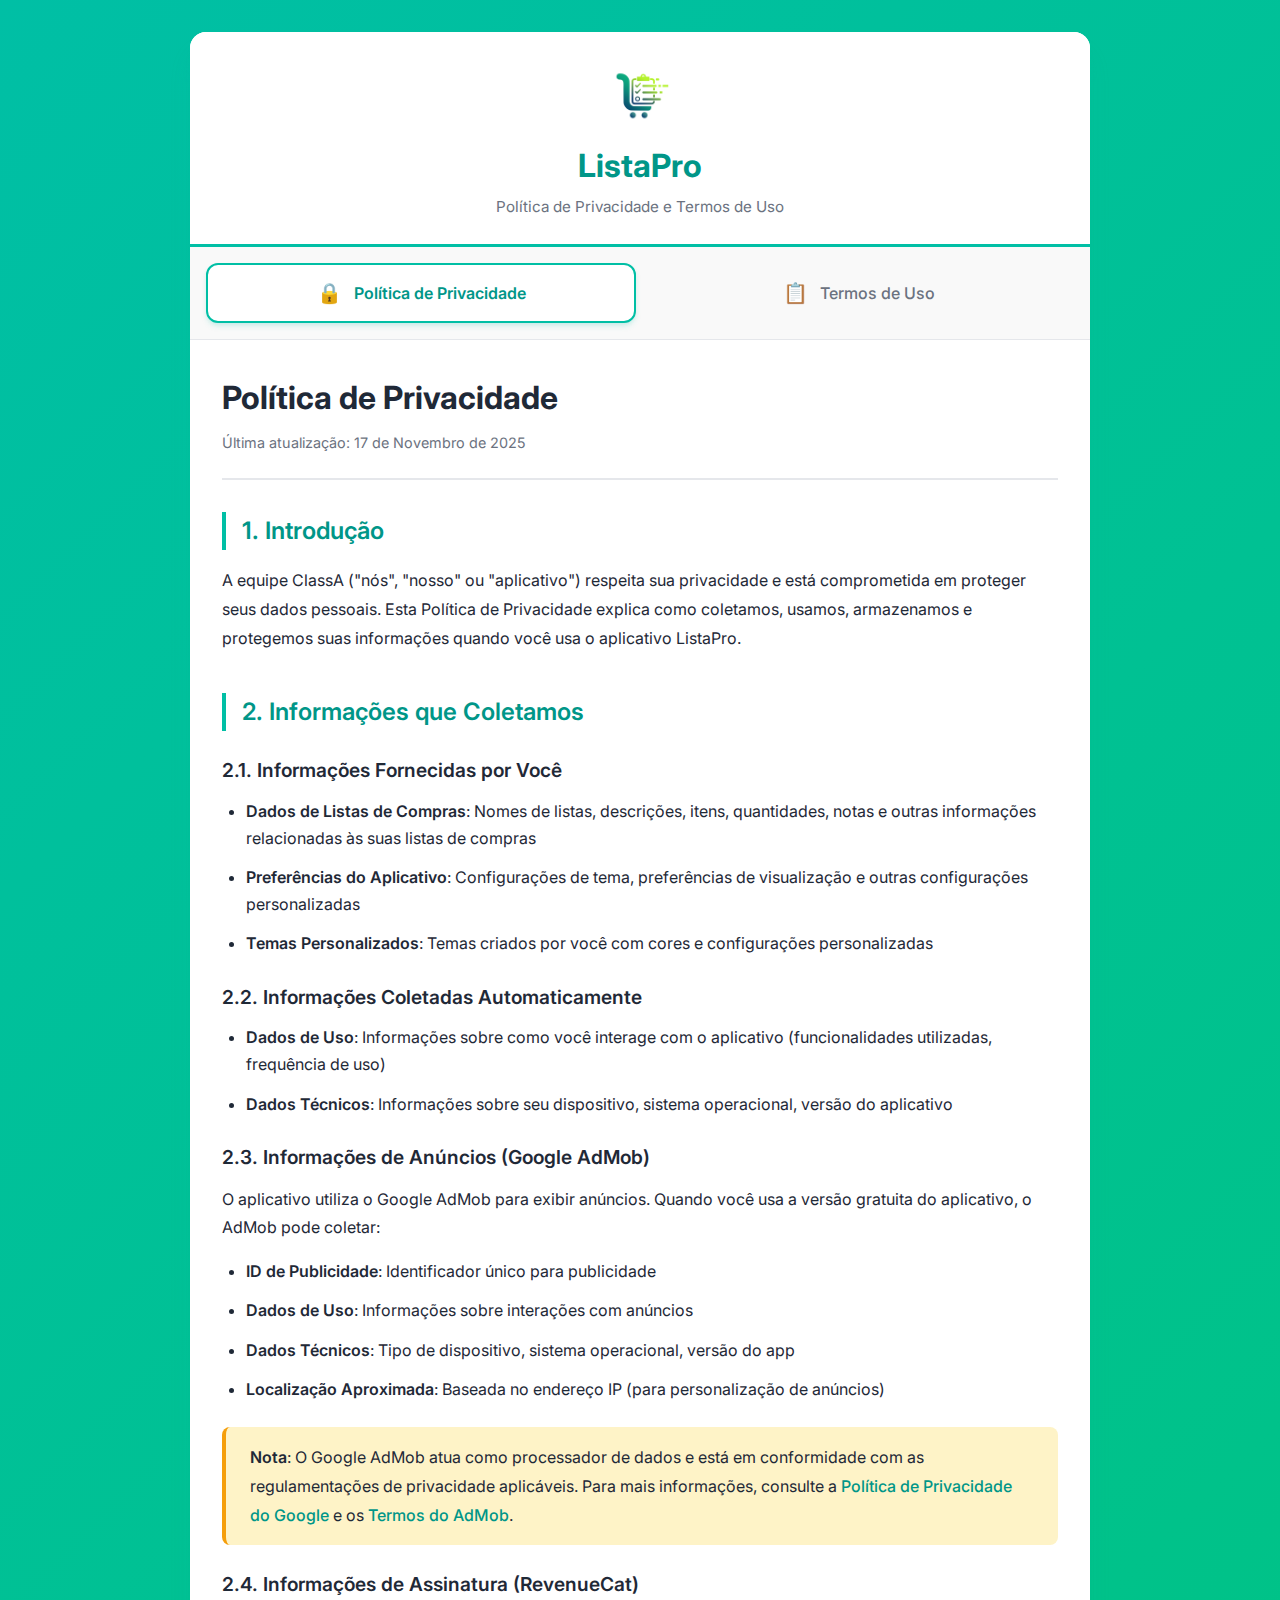
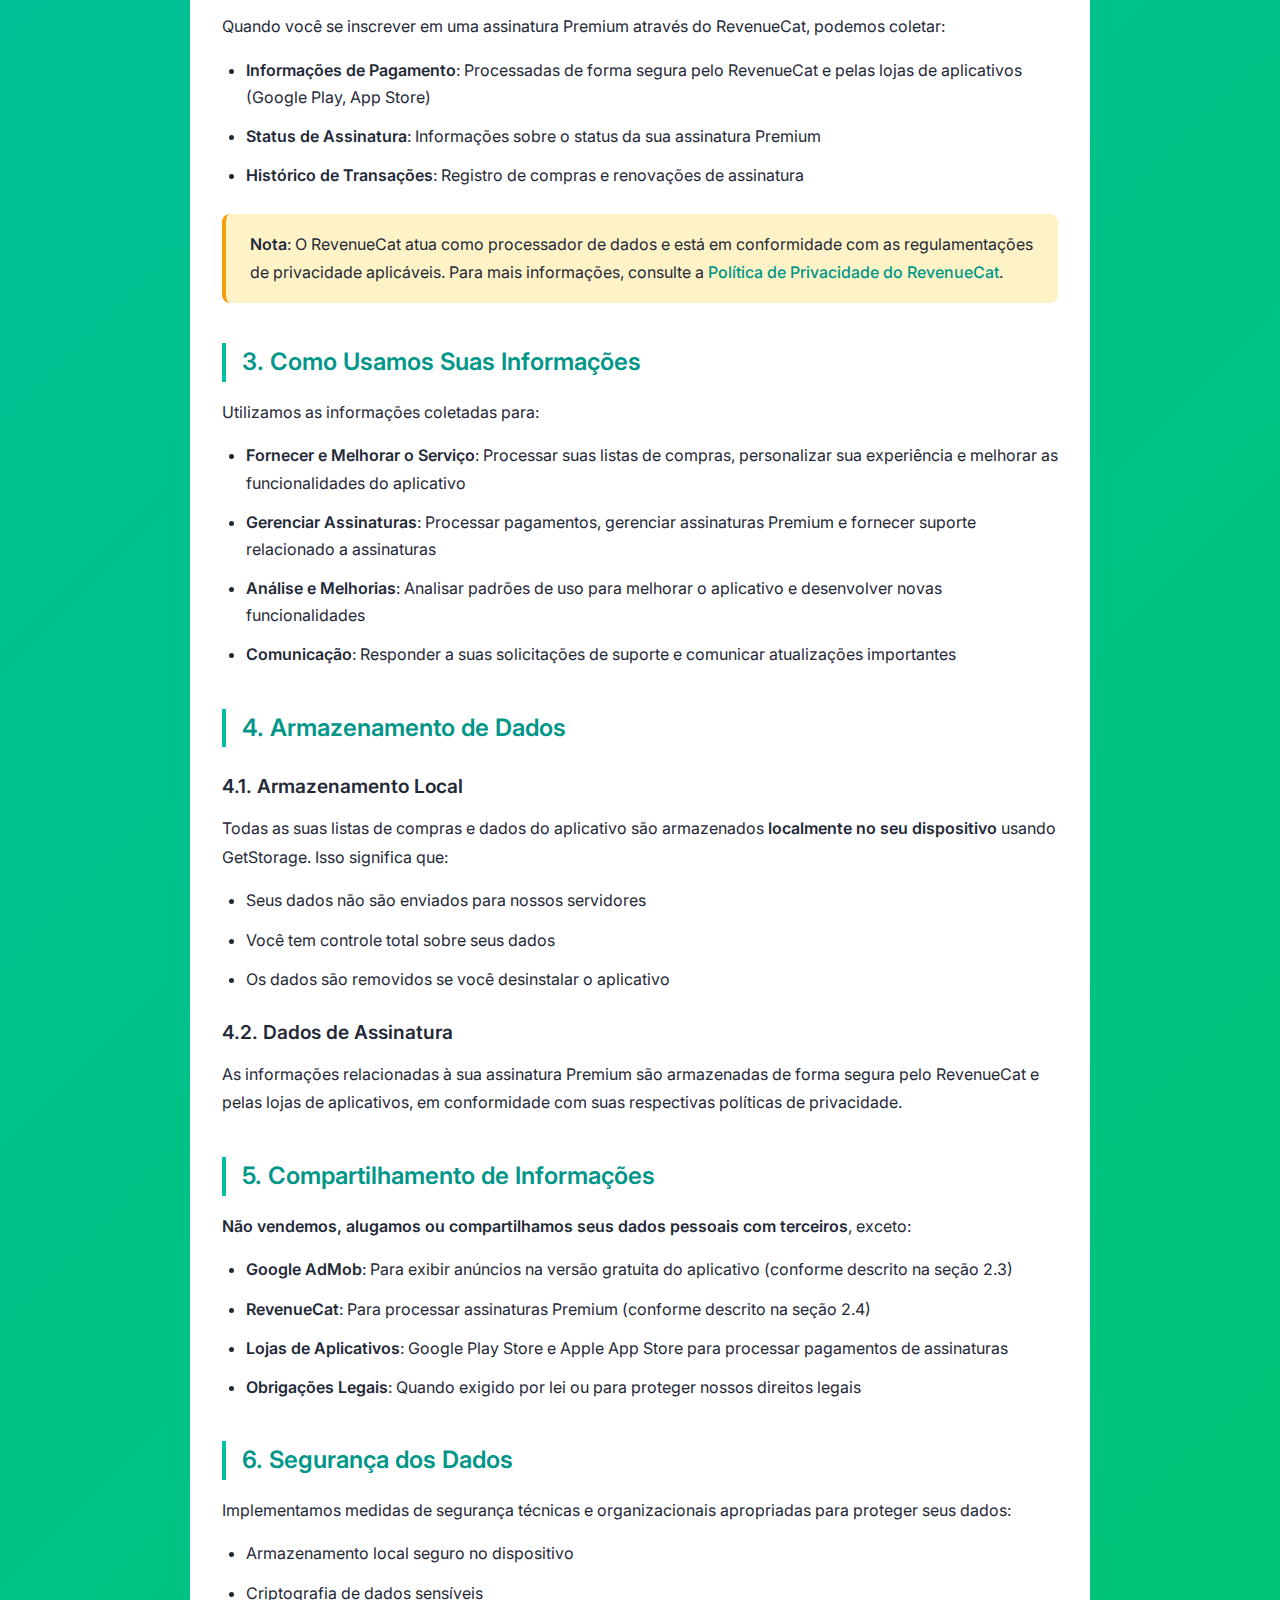
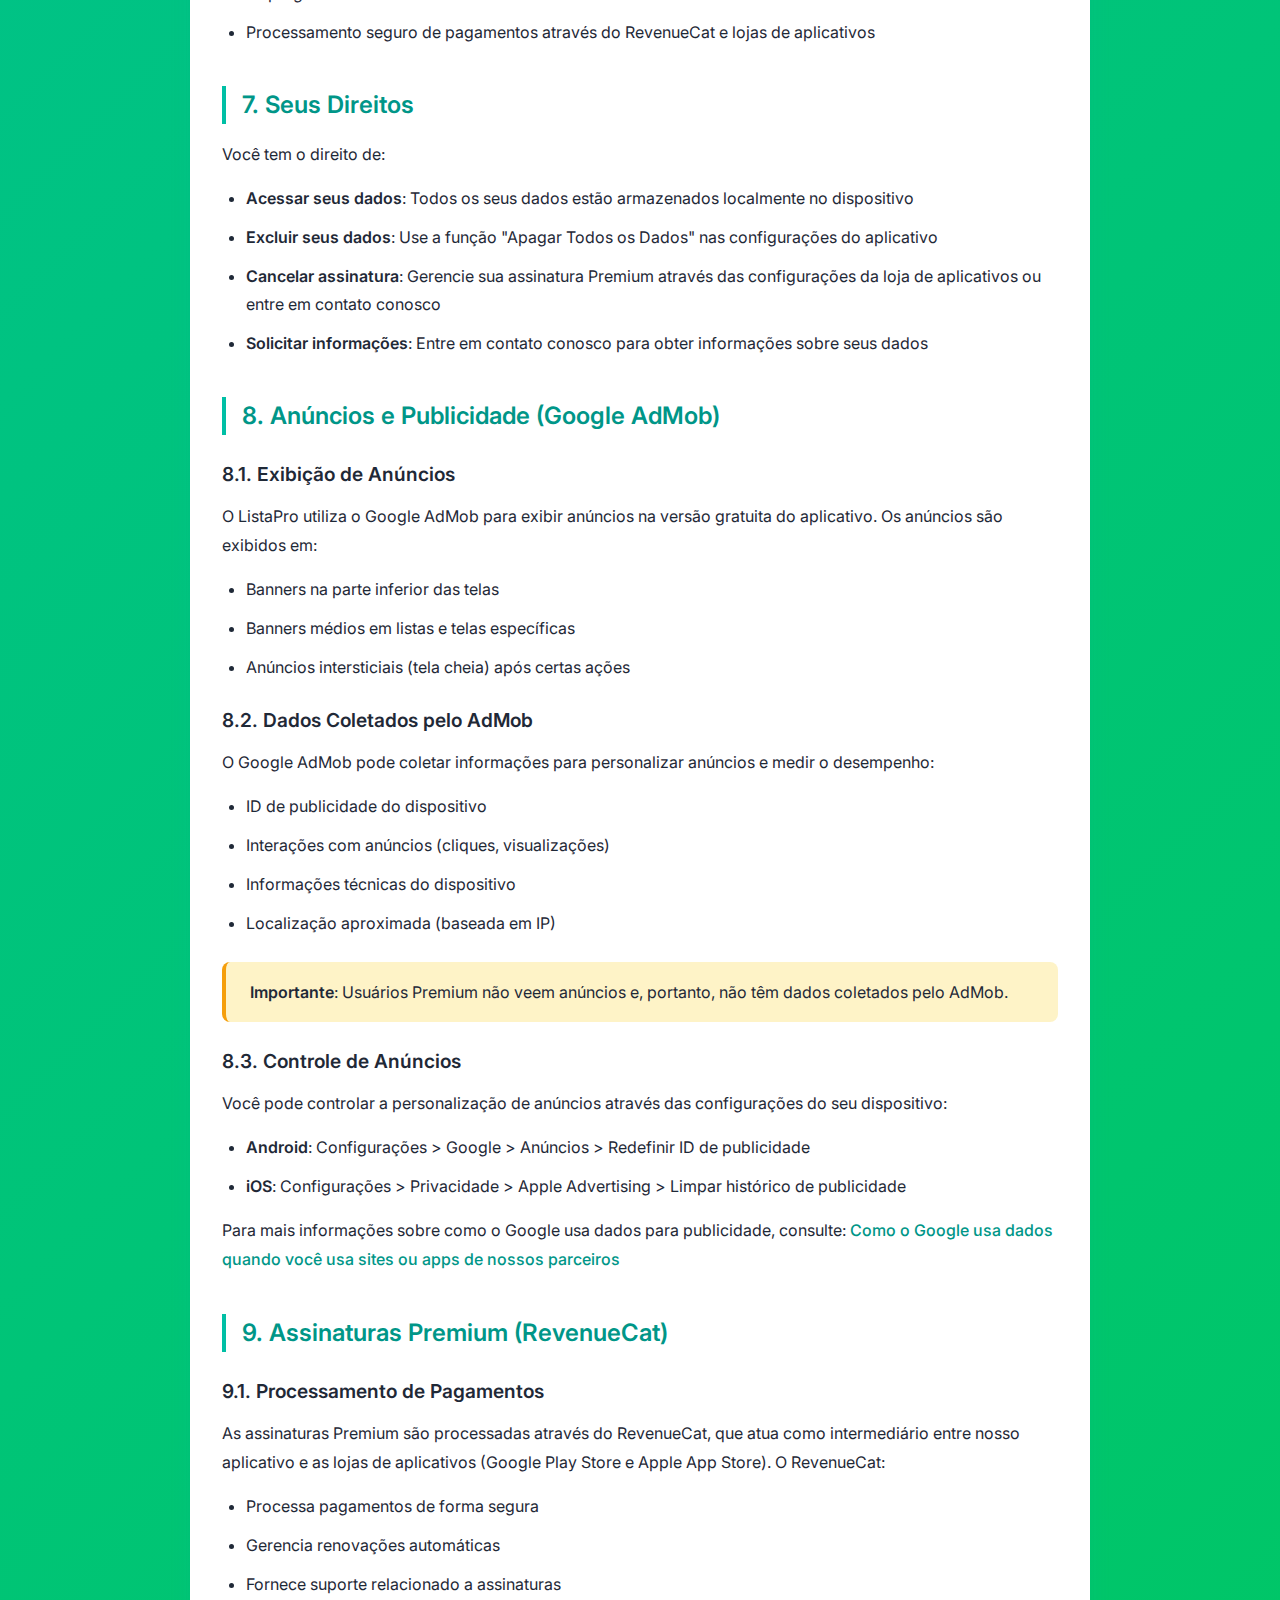
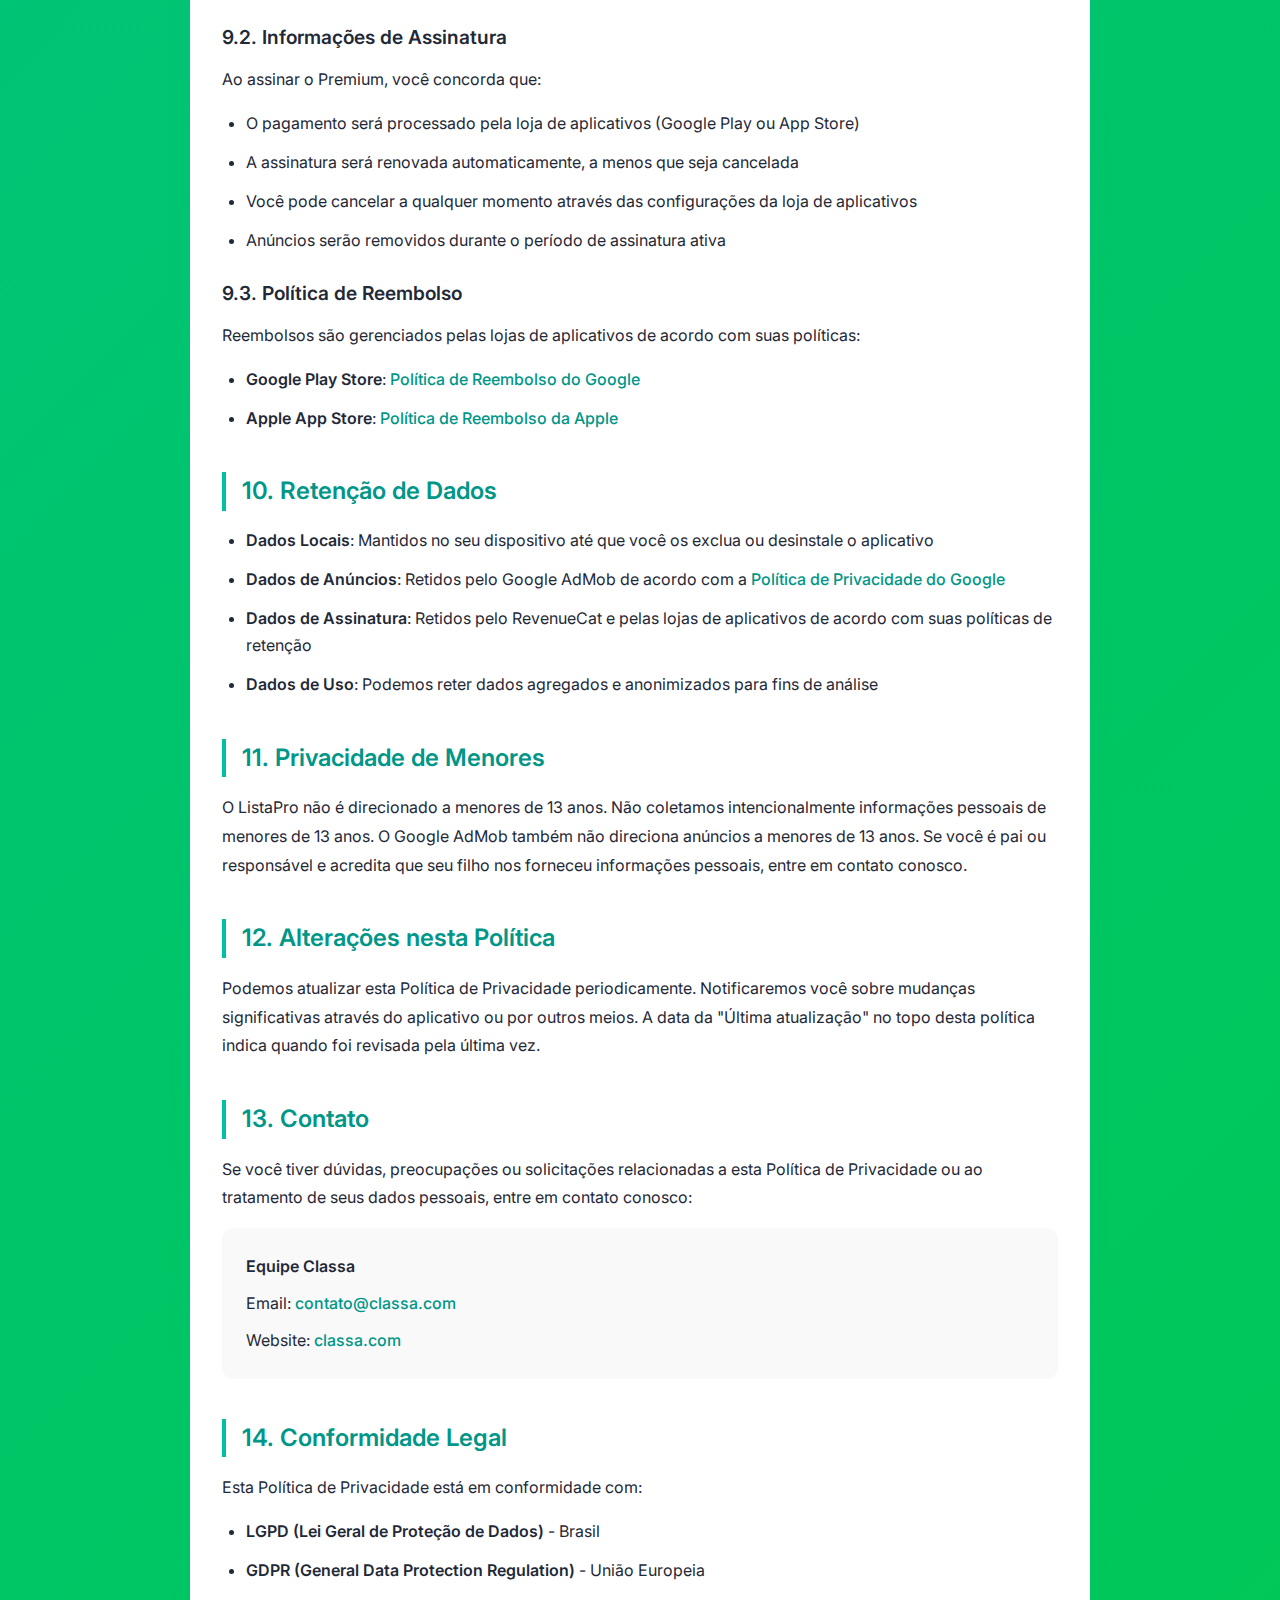
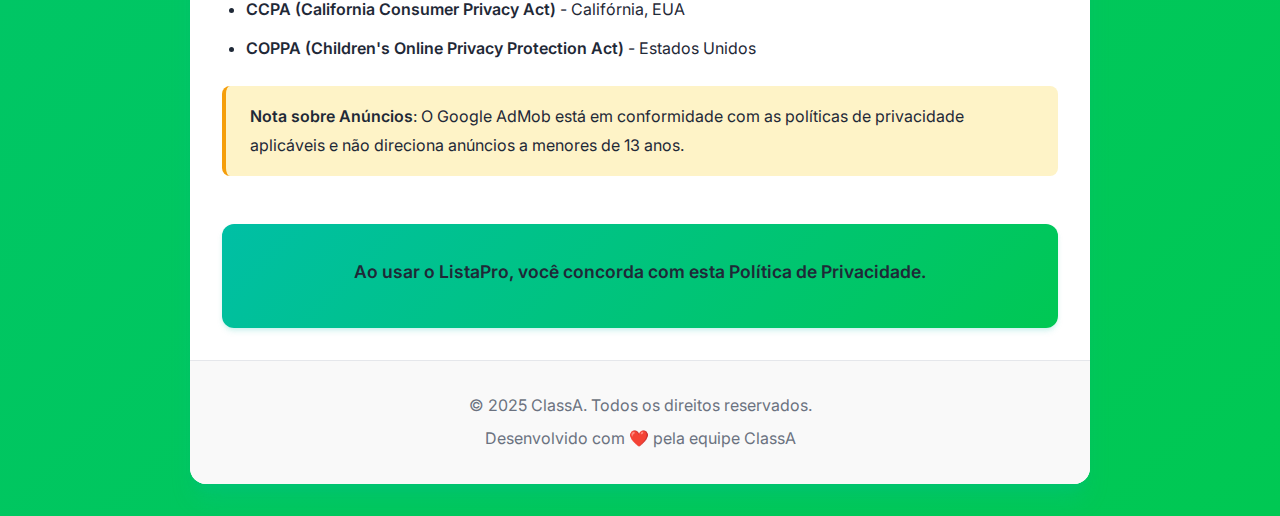
<file: index.html>
<!DOCTYPE html>
<html lang="pt-BR">
<head>
    <meta charset="UTF-8">
    <meta name="viewport" content="width=device-width, initial-scale=1.0">
    <meta name="description" content="Política de Privacidade e Termos de Uso do ListaPro">
    <title>Política de Privacidade e Termos de Uso - ListaPro</title>
    <link rel="stylesheet" href="styles.css">
    <link rel="preconnect" href="https://fonts.googleapis.com">
    <link rel="preconnect" href="https://fonts.gstatic.com" crossorigin>
    <link href="https://fonts.googleapis.com/css2?family=Inter:wght@300;400;500;600;700&display=swap" rel="stylesheet">
</head>
<body>
    <div class="container">
        <header class="header">
            <div class="header-content">
                <div class="logo-container">
                    <img src="logo-app.png" alt="ListaPro Logo" class="app-logo" onerror="this.style.display='none'; this.nextElementSibling.style.display='flex';">
                    <div class="logo-fallback" style="display: none;">
                        <span class="logo-icon">📱</span>
                    </div>
                </div>
                <div class="logo-text">
                    <h1>ListaPro</h1>
                    <p class="subtitle">Política de Privacidade e Termos de Uso</p>
                </div>
            </div>
        </header>

        <div class="tabs-container">
            <div class="tabs">
                <button class="tab-button active" data-tab="privacy">
                    <span class="tab-icon">🔒</span>
                    <span class="tab-text">Política de Privacidade</span>
                </button>
                <button class="tab-button" data-tab="terms">
                    <span class="tab-icon">📋</span>
                    <span class="tab-text">Termos de Uso</span>
                </button>
            </div>
        </div>

        <main class="content">
            <div id="privacy-content" class="tab-content active">
                <div class="content-header">
                    <h2>Política de Privacidade</h2>
                    <p class="last-updated">Última atualização: 17 de Novembro de 2025</p>
                </div>

                <div class="content-body">
                    <section>
                        <h3>1. Introdução</h3>
                        <p>A equipe ClassA ("nós", "nosso" ou "aplicativo") respeita sua privacidade e está comprometida em proteger seus dados pessoais. Esta Política de Privacidade explica como coletamos, usamos, armazenamos e protegemos suas informações quando você usa o aplicativo ListaPro.</p>
                    </section>

                    <section>
                        <h3>2. Informações que Coletamos</h3>
                        
                        <h4>2.1. Informações Fornecidas por Você</h4>
                        <ul>
                            <li><strong>Dados de Listas de Compras</strong>: Nomes de listas, descrições, itens, quantidades, notas e outras informações relacionadas às suas listas de compras</li>
                            <li><strong>Preferências do Aplicativo</strong>: Configurações de tema, preferências de visualização e outras configurações personalizadas</li>
                            <li><strong>Temas Personalizados</strong>: Temas criados por você com cores e configurações personalizadas</li>
                        </ul>

                        <h4>2.2. Informações Coletadas Automaticamente</h4>
                        <ul>
                            <li><strong>Dados de Uso</strong>: Informações sobre como você interage com o aplicativo (funcionalidades utilizadas, frequência de uso)</li>
                            <li><strong>Dados Técnicos</strong>: Informações sobre seu dispositivo, sistema operacional, versão do aplicativo</li>
                        </ul>

                        <h4>2.3. Informações de Anúncios (Google AdMob)</h4>
                        <p>O aplicativo utiliza o Google AdMob para exibir anúncios. Quando você usa a versão gratuita do aplicativo, o AdMob pode coletar:</p>
                        <ul>
                            <li><strong>ID de Publicidade</strong>: Identificador único para publicidade</li>
                            <li><strong>Dados de Uso</strong>: Informações sobre interações com anúncios</li>
                            <li><strong>Dados Técnicos</strong>: Tipo de dispositivo, sistema operacional, versão do app</li>
                            <li><strong>Localização Aproximada</strong>: Baseada no endereço IP (para personalização de anúncios)</li>
                        </ul>
                        <p class="note"><strong>Nota</strong>: O Google AdMob atua como processador de dados e está em conformidade com as regulamentações de privacidade aplicáveis. Para mais informações, consulte a <a href="https://policies.google.com/privacy" target="_blank" rel="noopener noreferrer">Política de Privacidade do Google</a> e os <a href="https://support.google.com/admob/answer/6128543" target="_blank" rel="noopener noreferrer">Termos do AdMob</a>.</p>

                        <h4>2.4. Informações de Assinatura (RevenueCat)</h4>
                        <p>Quando você se inscrever em uma assinatura Premium através do RevenueCat, podemos coletar:</p>
                        <ul>
                            <li><strong>Informações de Pagamento</strong>: Processadas de forma segura pelo RevenueCat e pelas lojas de aplicativos (Google Play, App Store)</li>
                            <li><strong>Status de Assinatura</strong>: Informações sobre o status da sua assinatura Premium</li>
                            <li><strong>Histórico de Transações</strong>: Registro de compras e renovações de assinatura</li>
                        </ul>
                        <p class="note"><strong>Nota</strong>: O RevenueCat atua como processador de dados e está em conformidade com as regulamentações de privacidade aplicáveis. Para mais informações, consulte a <a href="https://www.revenuecat.com/privacy" target="_blank" rel="noopener noreferrer">Política de Privacidade do RevenueCat</a>.</p>
                    </section>

                    <section>
                        <h3>3. Como Usamos Suas Informações</h3>
                        <p>Utilizamos as informações coletadas para:</p>
                        <ul>
                            <li><strong>Fornecer e Melhorar o Serviço</strong>: Processar suas listas de compras, personalizar sua experiência e melhorar as funcionalidades do aplicativo</li>
                            <li><strong>Gerenciar Assinaturas</strong>: Processar pagamentos, gerenciar assinaturas Premium e fornecer suporte relacionado a assinaturas</li>
                            <li><strong>Análise e Melhorias</strong>: Analisar padrões de uso para melhorar o aplicativo e desenvolver novas funcionalidades</li>
                            <li><strong>Comunicação</strong>: Responder a suas solicitações de suporte e comunicar atualizações importantes</li>
                        </ul>
                    </section>

                    <section>
                        <h3>4. Armazenamento de Dados</h3>
                        
                        <h4>4.1. Armazenamento Local</h4>
                        <p>Todas as suas listas de compras e dados do aplicativo são armazenados <strong>localmente no seu dispositivo</strong> usando GetStorage. Isso significa que:</p>
                        <ul>
                            <li>Seus dados não são enviados para nossos servidores</li>
                            <li>Você tem controle total sobre seus dados</li>
                            <li>Os dados são removidos se você desinstalar o aplicativo</li>
                        </ul>

                        <h4>4.2. Dados de Assinatura</h4>
                        <p>As informações relacionadas à sua assinatura Premium são armazenadas de forma segura pelo RevenueCat e pelas lojas de aplicativos, em conformidade com suas respectivas políticas de privacidade.</p>
                    </section>

                    <section>
                        <h3>5. Compartilhamento de Informações</h3>
                        <p><strong>Não vendemos, alugamos ou compartilhamos seus dados pessoais com terceiros</strong>, exceto:</p>
                        <ul>
                            <li><strong>Google AdMob</strong>: Para exibir anúncios na versão gratuita do aplicativo (conforme descrito na seção 2.3)</li>
                            <li><strong>RevenueCat</strong>: Para processar assinaturas Premium (conforme descrito na seção 2.4)</li>
                            <li><strong>Lojas de Aplicativos</strong>: Google Play Store e Apple App Store para processar pagamentos de assinaturas</li>
                            <li><strong>Obrigações Legais</strong>: Quando exigido por lei ou para proteger nossos direitos legais</li>
                        </ul>
                    </section>

                    <section>
                        <h3>6. Segurança dos Dados</h3>
                        <p>Implementamos medidas de segurança técnicas e organizacionais apropriadas para proteger seus dados:</p>
                        <ul>
                            <li>Armazenamento local seguro no dispositivo</li>
                            <li>Criptografia de dados sensíveis</li>
                            <li>Processamento seguro de pagamentos através do RevenueCat e lojas de aplicativos</li>
                        </ul>
                    </section>

                    <section>
                        <h3>7. Seus Direitos</h3>
                        <p>Você tem o direito de:</p>
                        <ul>
                            <li><strong>Acessar seus dados</strong>: Todos os seus dados estão armazenados localmente no dispositivo</li>
                            <li><strong>Excluir seus dados</strong>: Use a função "Apagar Todos os Dados" nas configurações do aplicativo</li>
                            <li><strong>Cancelar assinatura</strong>: Gerencie sua assinatura Premium através das configurações da loja de aplicativos ou entre em contato conosco</li>
                            <li><strong>Solicitar informações</strong>: Entre em contato conosco para obter informações sobre seus dados</li>
                        </ul>
                    </section>

                    <section>
                        <h3>8. Anúncios e Publicidade (Google AdMob)</h3>
                        
                        <h4>8.1. Exibição de Anúncios</h4>
                        <p>O ListaPro utiliza o Google AdMob para exibir anúncios na versão gratuita do aplicativo. Os anúncios são exibidos em:</p>
                        <ul>
                            <li>Banners na parte inferior das telas</li>
                            <li>Banners médios em listas e telas específicas</li>
                            <li>Anúncios intersticiais (tela cheia) após certas ações</li>
                        </ul>

                        <h4>8.2. Dados Coletados pelo AdMob</h4>
                        <p>O Google AdMob pode coletar informações para personalizar anúncios e medir o desempenho:</p>
                        <ul>
                            <li>ID de publicidade do dispositivo</li>
                            <li>Interações com anúncios (cliques, visualizações)</li>
                            <li>Informações técnicas do dispositivo</li>
                            <li>Localização aproximada (baseada em IP)</li>
                        </ul>
                        <p class="note"><strong>Importante</strong>: Usuários Premium não veem anúncios e, portanto, não têm dados coletados pelo AdMob.</p>

                        <h4>8.3. Controle de Anúncios</h4>
                        <p>Você pode controlar a personalização de anúncios através das configurações do seu dispositivo:</p>
                        <ul>
                            <li><strong>Android</strong>: Configurações > Google > Anúncios > Redefinir ID de publicidade</li>
                            <li><strong>iOS</strong>: Configurações > Privacidade > Apple Advertising > Limpar histórico de publicidade</li>
                        </ul>
                        <p>Para mais informações sobre como o Google usa dados para publicidade, consulte: <a href="https://policies.google.com/technologies/ads" target="_blank" rel="noopener noreferrer">Como o Google usa dados quando você usa sites ou apps de nossos parceiros</a></p>
                    </section>

                    <section>
                        <h3>9. Assinaturas Premium (RevenueCat)</h3>
                        
                        <h4>9.1. Processamento de Pagamentos</h4>
                        <p>As assinaturas Premium são processadas através do RevenueCat, que atua como intermediário entre nosso aplicativo e as lojas de aplicativos (Google Play Store e Apple App Store). O RevenueCat:</p>
                        <ul>
                            <li>Processa pagamentos de forma segura</li>
                            <li>Gerencia renovações automáticas</li>
                            <li>Fornece suporte relacionado a assinaturas</li>
                        </ul>

                        <h4>9.2. Informações de Assinatura</h4>
                        <p>Ao assinar o Premium, você concorda que:</p>
                        <ul>
                            <li>O pagamento será processado pela loja de aplicativos (Google Play ou App Store)</li>
                            <li>A assinatura será renovada automaticamente, a menos que seja cancelada</li>
                            <li>Você pode cancelar a qualquer momento através das configurações da loja de aplicativos</li>
                            <li>Anúncios serão removidos durante o período de assinatura ativa</li>
                        </ul>

                        <h4>9.3. Política de Reembolso</h4>
                        <p>Reembolsos são gerenciados pelas lojas de aplicativos de acordo com suas políticas:</p>
                        <ul>
                            <li><strong>Google Play Store</strong>: <a href="https://support.google.com/googleplay/answer/2479637" target="_blank" rel="noopener noreferrer">Política de Reembolso do Google</a></li>
                            <li><strong>Apple App Store</strong>: <a href="https://support.apple.com/pt-br/HT202039" target="_blank" rel="noopener noreferrer">Política de Reembolso da Apple</a></li>
                        </ul>
                    </section>

                    <section>
                        <h3>10. Retenção de Dados</h3>
                        <ul>
                            <li><strong>Dados Locais</strong>: Mantidos no seu dispositivo até que você os exclua ou desinstale o aplicativo</li>
                            <li><strong>Dados de Anúncios</strong>: Retidos pelo Google AdMob de acordo com a <a href="https://policies.google.com/privacy" target="_blank" rel="noopener noreferrer">Política de Privacidade do Google</a></li>
                            <li><strong>Dados de Assinatura</strong>: Retidos pelo RevenueCat e pelas lojas de aplicativos de acordo com suas políticas de retenção</li>
                            <li><strong>Dados de Uso</strong>: Podemos reter dados agregados e anonimizados para fins de análise</li>
                        </ul>
                    </section>

                    <section>
                        <h3>11. Privacidade de Menores</h3>
                        <p>O ListaPro não é direcionado a menores de 13 anos. Não coletamos intencionalmente informações pessoais de menores de 13 anos. O Google AdMob também não direciona anúncios a menores de 13 anos. Se você é pai ou responsável e acredita que seu filho nos forneceu informações pessoais, entre em contato conosco.</p>
                    </section>

                    <section>
                        <h3>12. Alterações nesta Política</h3>
                        <p>Podemos atualizar esta Política de Privacidade periodicamente. Notificaremos você sobre mudanças significativas através do aplicativo ou por outros meios. A data da "Última atualização" no topo desta política indica quando foi revisada pela última vez.</p>
                    </section>

                    <section>
                        <h3>13. Contato</h3>
                        <p>Se você tiver dúvidas, preocupações ou solicitações relacionadas a esta Política de Privacidade ou ao tratamento de seus dados pessoais, entre em contato conosco:</p>
                        <div class="contact-info">
                            <p><strong>Equipe Classa</strong></p>
                            <p>Email: <a href="mailto:contato@classa.com">contato@classa.com</a></p>
                            <p>Website: <a href="https://classa.com" target="_blank" rel="noopener noreferrer">classa.com</a></p>
                        </div>
                    </section>

                    <section>
                        <h3>14. Conformidade Legal</h3>
                        <p>Esta Política de Privacidade está em conformidade com:</p>
                        <ul>
                            <li><strong>LGPD (Lei Geral de Proteção de Dados)</strong> - Brasil</li>
                            <li><strong>GDPR (General Data Protection Regulation)</strong> - União Europeia</li>
                            <li><strong>CCPA (California Consumer Privacy Act)</strong> - Califórnia, EUA</li>
                            <li><strong>COPPA (Children's Online Privacy Protection Act)</strong> - Estados Unidos</li>
                        </ul>
                        <p class="note"><strong>Nota sobre Anúncios</strong>: O Google AdMob está em conformidade com as políticas de privacidade aplicáveis e não direciona anúncios a menores de 13 anos.</p>
                    </section>

                    <div class="footer-note">
                        <p><strong>Ao usar o ListaPro, você concorda com esta Política de Privacidade.</strong></p>
                    </div>
                </div>
            </div>

            <div id="terms-content" class="tab-content">
                <div class="content-header">
                    <h2>Termos de Uso</h2>
                    <p class="last-updated">Última atualização: 17 de Novembro de 2025</p>
                </div>

                <div class="content-body">
                    <section>
                        <h3>1. Aceitação dos Termos</h3>
                        <p>Ao baixar, instalar ou usar o aplicativo ListaPro ("Aplicativo"), você concorda em cumprir e estar vinculado a estes Termos de Uso. Se você não concordar com estes termos, não use o Aplicativo.</p>
                    </section>

                    <section>
                        <h3>2. Descrição do Serviço</h3>
                        <p>O ListaPro é um aplicativo de gerenciamento de listas de compras que permite:</p>
                        <ul>
                            <li>Criar e gerenciar múltiplas listas de compras</li>
                            <li>Organizar itens por corredores do supermercado</li>
                            <li>Personalizar temas e configurações</li>
                            <li>Acompanhar estatísticas e progresso</li>
                            <li>Acessar recursos Premium através de assinatura</li>
                        </ul>
                    </section>

                    <section>
                        <h3>3. Uso do Aplicativo</h3>
                        
                        <h4>3.1. Uso Permitido</h4>
                        <p>Você pode usar o Aplicativo para:</p>
                        <ul>
                            <li>Gerenciar suas listas de compras pessoais</li>
                            <li>Organizar suas compras de forma eficiente</li>
                            <li>Personalizar sua experiência de uso</li>
                            <li>Acessar funcionalidades Premium mediante assinatura</li>
                        </ul>

                        <h4>3.2. Uso Proibido</h4>
                        <p>Você concorda em NÃO:</p>
                        <ul>
                            <li>Usar o Aplicativo para fins ilegais ou não autorizados</li>
                            <li>Tentar acessar áreas restritas do Aplicativo</li>
                            <li>Modificar, copiar ou criar trabalhos derivados do Aplicativo</li>
                            <li>Fazer engenharia reversa, descompilar ou desmontar o Aplicativo</li>
                            <li>Usar o Aplicativo de forma que possa danificar, desabilitar ou sobrecarregar nossos serviços</li>
                            <li>Usar bots, scripts ou outros meios automatizados para acessar o Aplicativo</li>
                        </ul>
                    </section>

                    <section>
                        <h3>4. Conta e Segurança</h3>
                        
                        <h4>4.1. Armazenamento Local</h4>
                        <p>O ListaPro armazena todos os dados localmente no seu dispositivo. Você é responsável por:</p>
                        <ul>
                            <li>Manter a segurança do seu dispositivo</li>
                            <li>Fazer backup dos seus dados quando necessário</li>
                            <li>Entender que a desinstalação do aplicativo pode resultar na perda de dados</li>
                        </ul>

                        <h4>4.2. Perda de Dados</h4>
                        <p>Não nos responsabilizamos por perda de dados resultante de:</p>
                        <ul>
                            <li>Falhas do dispositivo</li>
                            <li>Desinstalação do aplicativo</li>
                            <li>Atualizações do sistema operacional</li>
                            <li>Outros eventos fora do nosso controle</li>
                        </ul>
                    </section>

                    <section>
                        <h3>5. Assinaturas Premium</h3>
                        
                        <h4>5.1. Serviço de Assinatura</h4>
                        <p>O ListaPro oferece uma assinatura Premium que desbloqueia recursos adicionais:</p>
                        <ul>
                            <li>Listas ilimitadas</li>
                            <li>Itens ilimitados por lista</li>
                            <li>Temas Premium exclusivos</li>
                            <li>Criação de temas personalizados</li>
                            <li>Remoção de anúncios</li>
                        </ul>

                        <h4>5.2. Processamento de Pagamentos</h4>
                        <p>As assinaturas Premium são processadas através do <strong>RevenueCat</strong>, que atua como intermediário entre nosso aplicativo e as lojas de aplicativos:</p>
                        <ul>
                            <li><strong>Google Play Store</strong> (Android)</li>
                            <li><strong>Apple App Store</strong> (iOS)</li>
                        </ul>
                        <p>Ao assinar, você concorda que:</p>
                        <ul>
                            <li>O pagamento será processado pela loja de aplicativos respectiva</li>
                            <li>Você está sujeito aos termos e condições da loja de aplicativos</li>
                            <li>O RevenueCat processará informações relacionadas à sua assinatura</li>
                        </ul>

                        <h4>5.3. Renovação Automática</h4>
                        <p>As assinaturas Premium são renovadas automaticamente, a menos que sejam canceladas:</p>
                        <ul>
                            <li><strong>Período de Assinatura</strong>: Mensal ou Anual (conforme selecionado)</li>
                            <li><strong>Renovação</strong>: Ocorre automaticamente no final de cada período</li>
                            <li><strong>Cobrança</strong>: O valor será cobrado na sua conta da loja de aplicativos antes do início de cada período de renovação</li>
                        </ul>

                        <h4>5.4. Cancelamento</h4>
                        <p>Você pode cancelar sua assinatura Premium a qualquer momento:</p>
                        <ul>
                            <li><strong>Android</strong>: Através das configurações do Google Play Store</li>
                            <li><strong>iOS</strong>: Através das configurações do App Store</li>
                        </ul>
                        <p>O cancelamento entrará em vigor no final do período de assinatura atual. Você continuará tendo acesso aos recursos Premium até o final do período pago.</p>

                        <h4>5.5. Reembolsos</h4>
                        <p>Reembolsos são gerenciados pelas lojas de aplicativos de acordo com suas políticas:</p>
                        <ul>
                            <li><strong>Google Play Store</strong>: <a href="https://support.google.com/googleplay/answer/2479637" target="_blank" rel="noopener noreferrer">Política de Reembolso do Google</a></li>
                            <li><strong>Apple App Store</strong>: <a href="https://support.apple.com/pt-br/HT202039" target="_blank" rel="noopener noreferrer">Política de Reembolso da Apple</a></li>
                        </ul>

                        <h4>5.6. Alterações de Preço</h4>
                        <p>Reservamo-nos o direito de alterar os preços das assinaturas Premium a qualquer momento. Alterações de preço:</p>
                        <ul>
                            <li>Serão comunicadas com antecedência</li>
                            <li>Não afetarão assinaturas já ativas durante o período pago</li>
                            <li>Aplicar-se-ão a renovações futuras</li>
                        </ul>

                        <h4>5.7. Disponibilidade de Recursos Premium</h4>
                        <p>Reservamo-nos o direito de:</p>
                        <ul>
                            <li>Adicionar, modificar ou remover recursos Premium</li>
                            <li>Alterar os recursos incluídos em cada nível de assinatura</li>
                            <li>Descontinuar recursos Premium com aviso prévio</li>
                        </ul>
                    </section>

                    <section>
                        <h3>6. Propriedade Intelectual</h3>
                        
                        <h4>6.1. Direitos do Aplicativo</h4>
                        <p>O ListaPro e todo o seu conteúdo, incluindo mas não limitado a:</p>
                        <ul>
                            <li>Código-fonte</li>
                            <li>Design e interface</li>
                            <li>Logotipos e marcas</li>
                            <li>Documentação</li>
                            <li>Temas e personalizações padrão</li>
                        </ul>
                        <p>São propriedade da equipe Classa e estão protegidos por leis de direitos autorais, marcas registradas e outras leis de propriedade intelectual.</p>

                        <h4>6.2. Temas Personalizados</h4>
                        <p>Temas criados por você através do Aplicativo:</p>
                        <ul>
                            <li>Permanecem sua propriedade</li>
                            <li>Podem ser excluídos por você a qualquer momento</li>
                            <li>Não podem ser compartilhados ou exportados para outros usuários</li>
                        </ul>
                    </section>

                    <section>
                        <h3>7. Limitação de Responsabilidade</h3>
                        
                        <h4>7.1. Uso por Sua Conta e Risco</h4>
                        <p>O Aplicativo é fornecido "como está" e "conforme disponível". Você usa o Aplicativo por sua conta e risco.</p>

                        <h4>7.2. Isenção de Garantias</h4>
                        <p>Não garantimos que:</p>
                        <ul>
                            <li>O Aplicativo atenderá aos seus requisitos específicos</li>
                            <li>O Aplicativo estará disponível de forma ininterrupta ou livre de erros</li>
                            <li>Os resultados obtidos do uso do Aplicativo serão precisos ou confiáveis</li>
                        </ul>

                        <h4>7.3. Limitação de Danos</h4>
                        <p>Em nenhuma circunstância seremos responsáveis por:</p>
                        <ul>
                            <li>Danos diretos, indiretos, incidentais ou consequenciais</li>
                            <li>Perda de dados ou informações</li>
                            <li>Perda de lucros ou oportunidades de negócio</li>
                            <li>Interrupção de negócios</li>
                        </ul>
                    </section>

                    <section>
                        <h3>8. Indenização</h3>
                        <p>Você concorda em indenizar, defender e isentar a equipe Classa de qualquer reclamação, dano, obrigação, perda, responsabilidade, custo ou dívida, e despesas (incluindo honorários advocatícios) decorrentes de:</p>
                        <ul>
                            <li>Seu uso do Aplicativo</li>
                            <li>Violacao destes Termos de Uso</li>
                            <li>Violacao de qualquer direito de terceiros</li>
                        </ul>
                    </section>

                    <section>
                        <h3>9. Modificações do Serviço</h3>
                        <p>Reservamo-nos o direito de:</p>
                        <ul>
                            <li>Modificar ou descontinuar o Aplicativo a qualquer momento</li>
                            <li>Adicionar ou remover funcionalidades</li>
                            <li>Alterar preços e termos de assinatura</li>
                            <li>Atualizar ou modificar estes Termos de Uso</li>
                        </ul>
                        <p>Notificaremos você sobre mudanças significativas através do aplicativo ou por outros meios.</p>
                    </section>

                    <section>
                        <h3>10. Rescisão</h3>
                        
                        <h4>10.1. Rescisão por Você</h4>
                        <p>Você pode parar de usar o Aplicativo a qualquer momento desinstalando-o do seu dispositivo.</p>

                        <h4>10.2. Rescisão por Nós</h4>
                        <p>Podemos suspender ou encerrar seu acesso ao Aplicativo imediatamente, sem aviso prévio, se você:</p>
                        <ul>
                            <li>Violar estes Termos de Uso</li>
                            <li>Usar o Aplicativo de forma ilegal ou não autorizada</li>
                            <li>Criar risco ou possível exposição legal para nós</li>
                        </ul>
                    </section>

                    <section>
                        <h3>11. Disputas e Lei Aplicável</h3>
                        
                        <h4>11.1. Lei Aplicável</h4>
                        <p>Estes Termos de Uso serão regidos e interpretados de acordo com as leis do Brasil.</p>

                        <h4>11.2. Resolução de Disputas</h4>
                        <p>Qualquer disputa relacionada a estes Termos de Uso será resolvida através de:</p>
                        <ul>
                            <li>Negociação de boa fé</li>
                            <li>Mediação, se necessário</li>
                            <li>Jurisdição dos tribunais competentes do Brasil</li>
                        </ul>
                    </section>

                    <section>
                        <h3>12. Disposições Gerais</h3>
                        
                        <h4>12.1. Integralidade do Acordo</h4>
                        <p>Estes Termos de Uso constituem o acordo completo entre você e a equipe Classa em relação ao uso do Aplicativo.</p>

                        <h4>12.2. Divisibilidade</h4>
                        <p>Se qualquer disposição destes Termos for considerada inválida ou inexequível, as disposições restantes permanecerão em pleno vigor e efeito.</p>

                        <h4>12.3. Renúncia</h4>
                        <p>Nossa falha em exercer ou fazer valer qualquer direito ou disposição destes Termos não constituirá uma renúncia a tal direito ou disposição.</p>

                        <h4>12.4. Cessão</h4>
                        <p>Você não pode ceder ou transferir estes Termos de Uso, mas podemos ceder nossos direitos e obrigações sem restrições.</p>
                    </section>

                    <section>
                        <h3>13. Contato</h3>
                        <p>Se você tiver dúvidas sobre estes Termos de Uso, entre em contato conosco:</p>
                        <div class="contact-info">
                            <p><strong>Equipe Classa</strong></p>
                            <p>Email: <a href="email:classatecnologia@gmail.com">classatecnologia@gmail.com</a></p>
                            <p>Website: <a href="https://play.google.com/console/u/0/developers/6742395116422025112/app-list" target="_blank" rel="noopener noreferrer">classa.com</a></p>
                        </div>
                    </section>

                    <section>
                        <h3>14. Alterações nos Termos</h3>
                        <p>Podemos atualizar estes Termos de Uso periodicamente. A data da "Última atualização" no topo desta página indica quando foi revisada pela última vez. O uso continuado do Aplicativo após tais alterações constitui sua aceitação dos novos termos.</p>
                    </section>

                    <div class="footer-note">
                        <p><strong>Ao usar o ListaPro, você concorda com estes Termos de Uso.</strong></p>
                        <p class="version">Versão 1.0.0 - 17 de Novembro de 2025</p>
                    </div>
                </div>
            </div>
        </main>

        <footer class="footer">
            <p>&copy; 2025 ClassA. Todos os direitos reservados.</p>
            <p>Desenvolvido com ❤️ pela equipe ClassA</p>
        </footer>
    </div>

    <script src="script.js"></script>
</body>
</html>
</file>
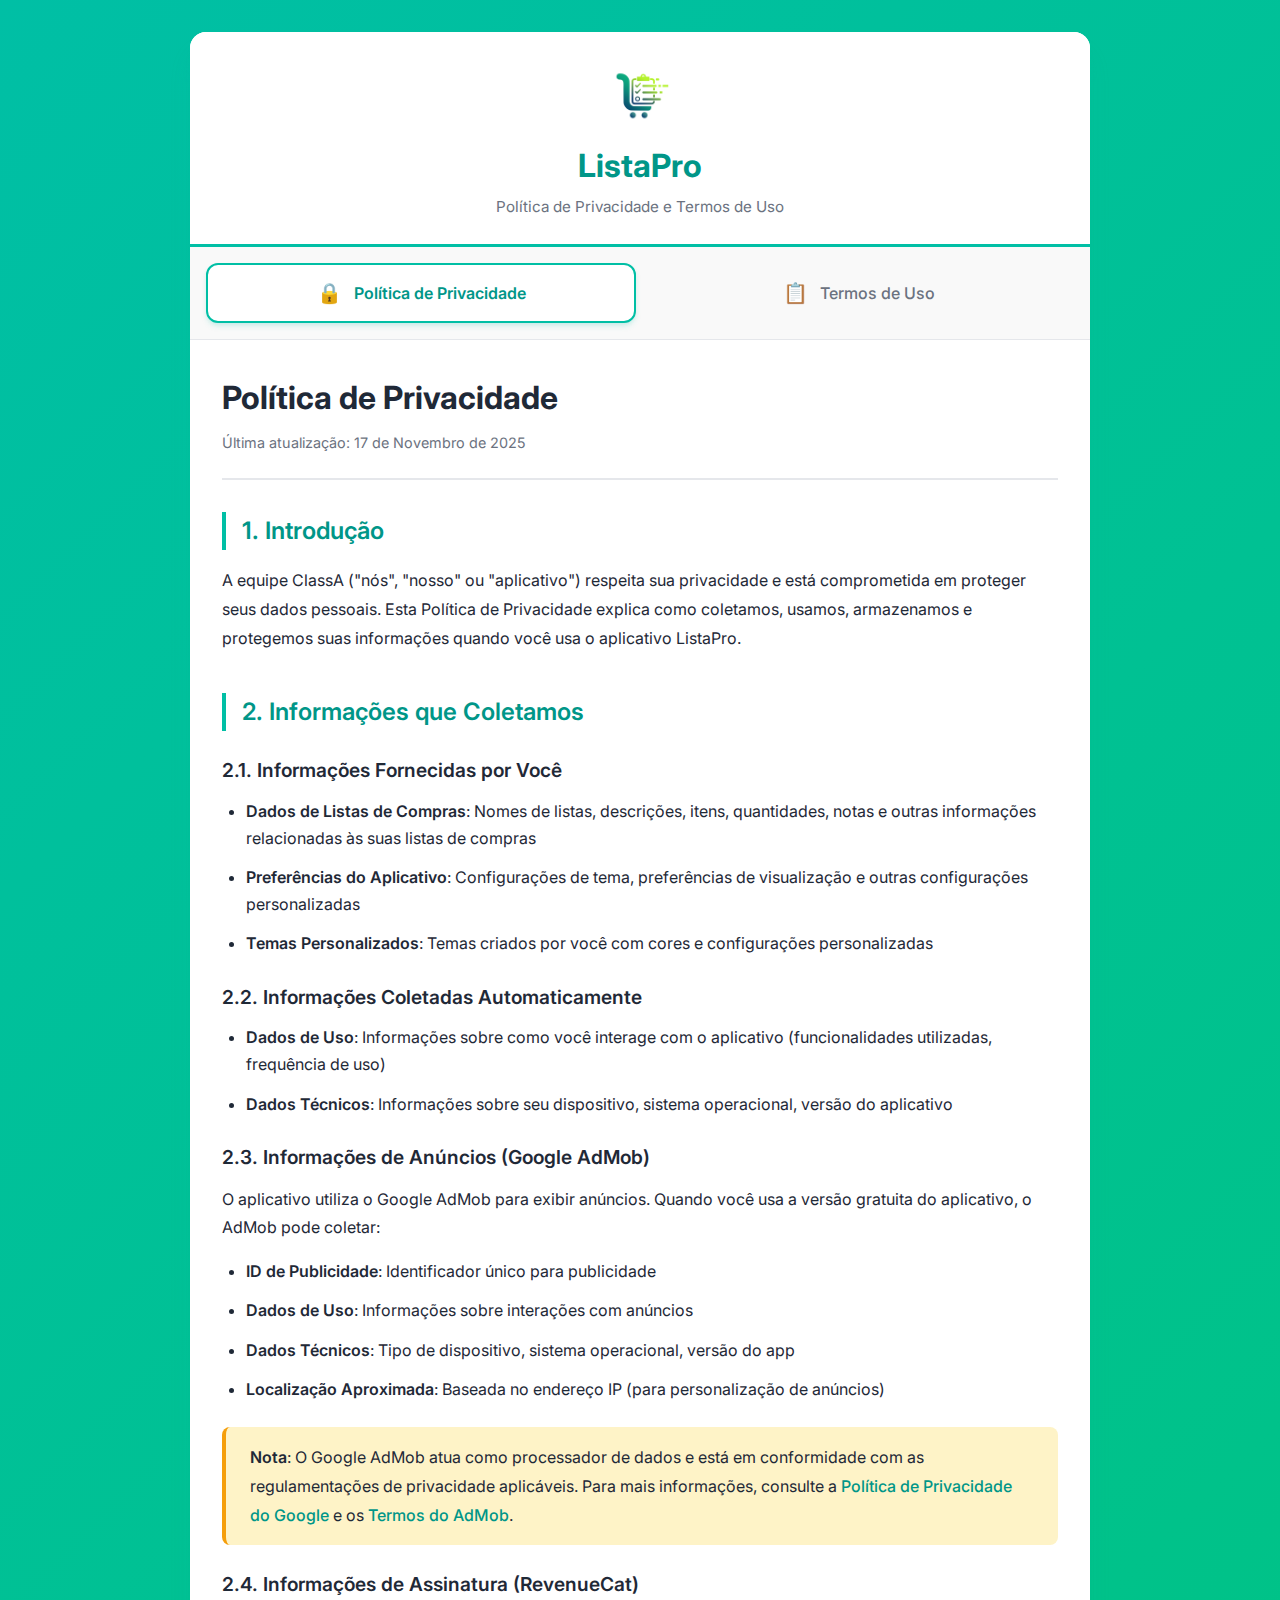
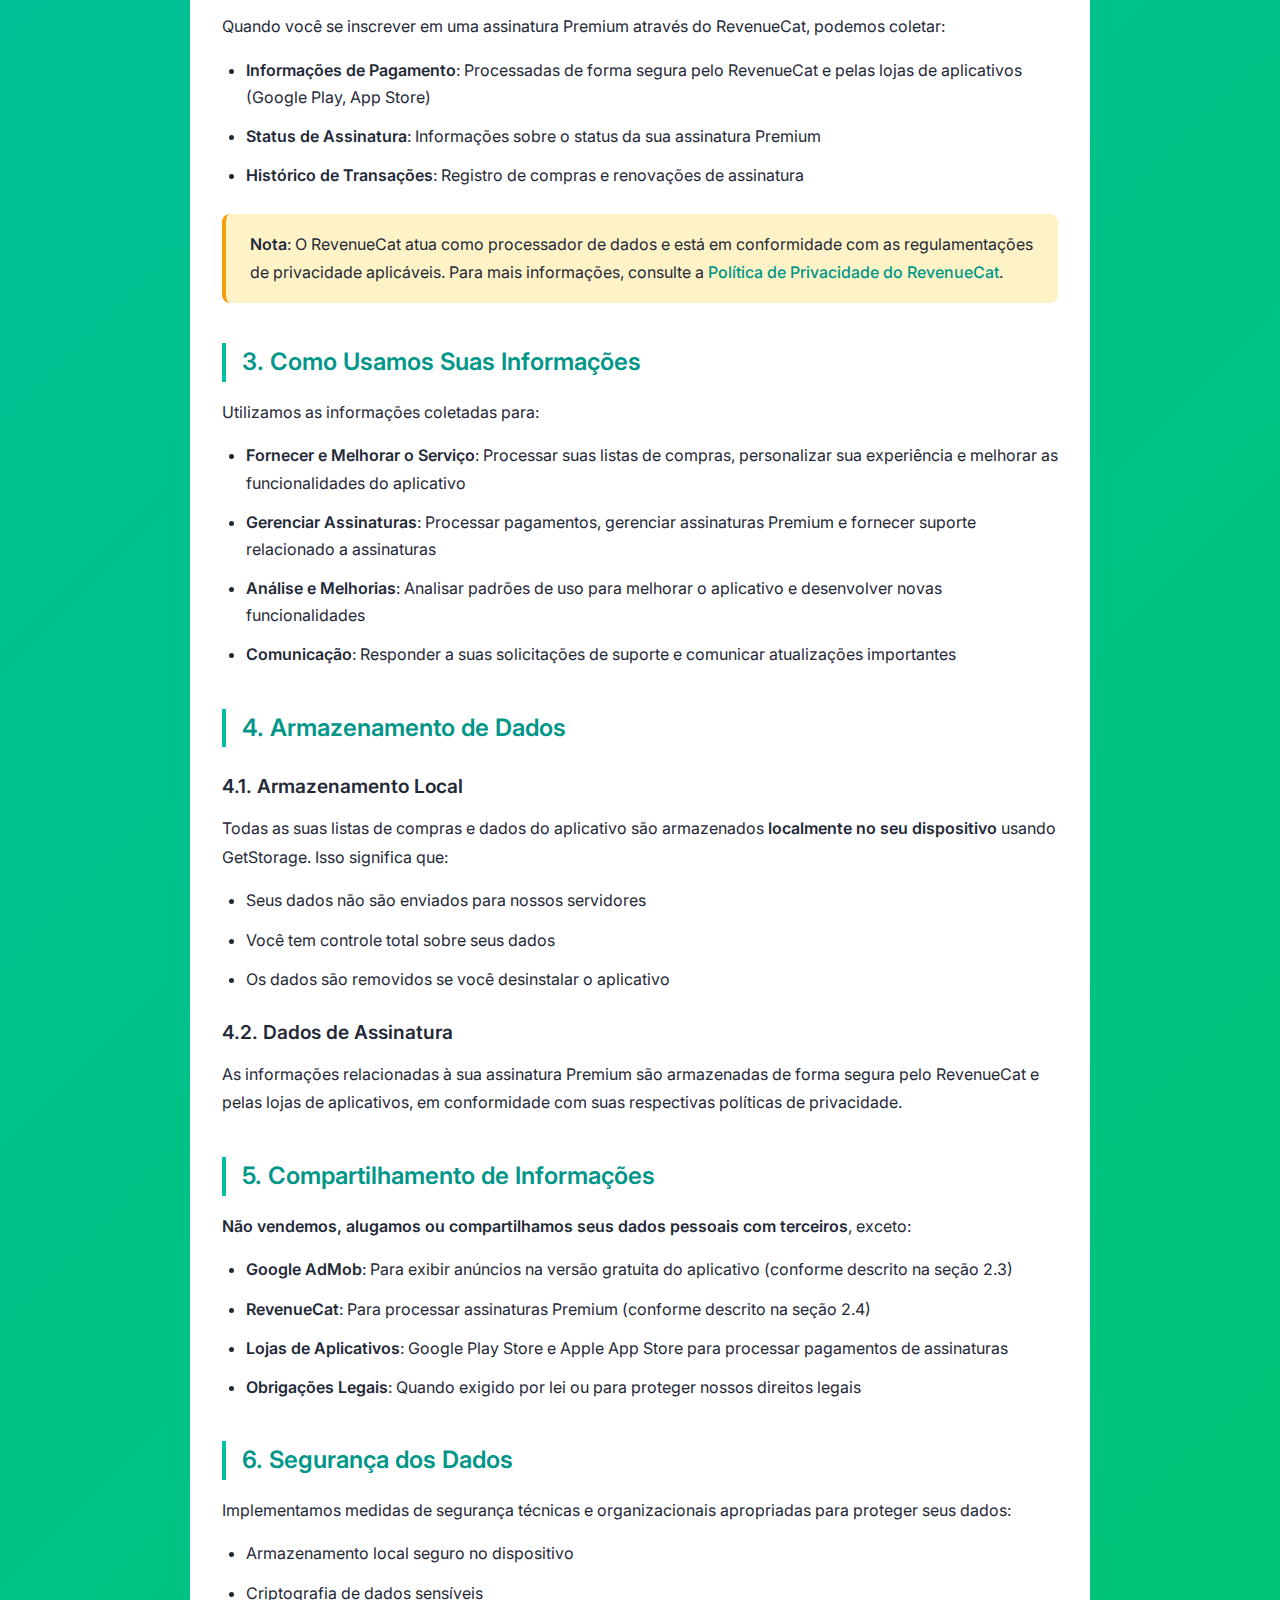
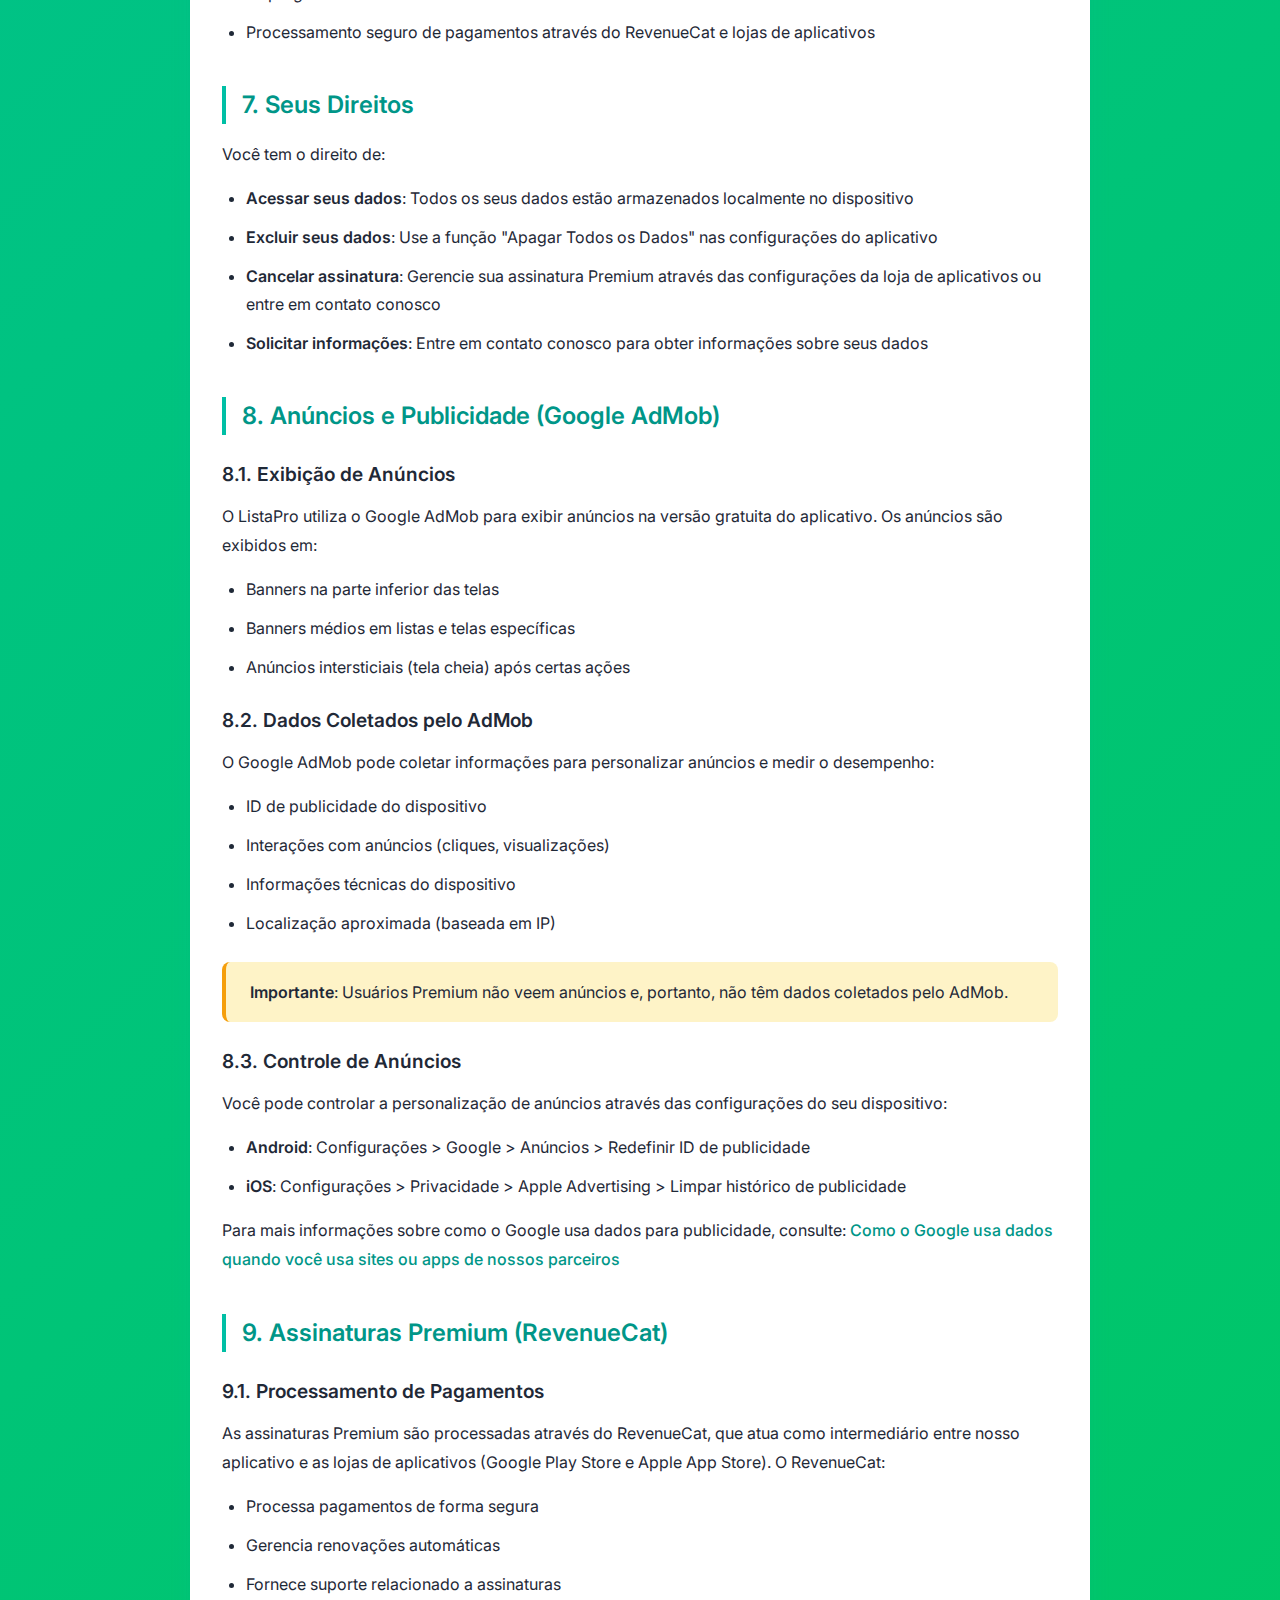
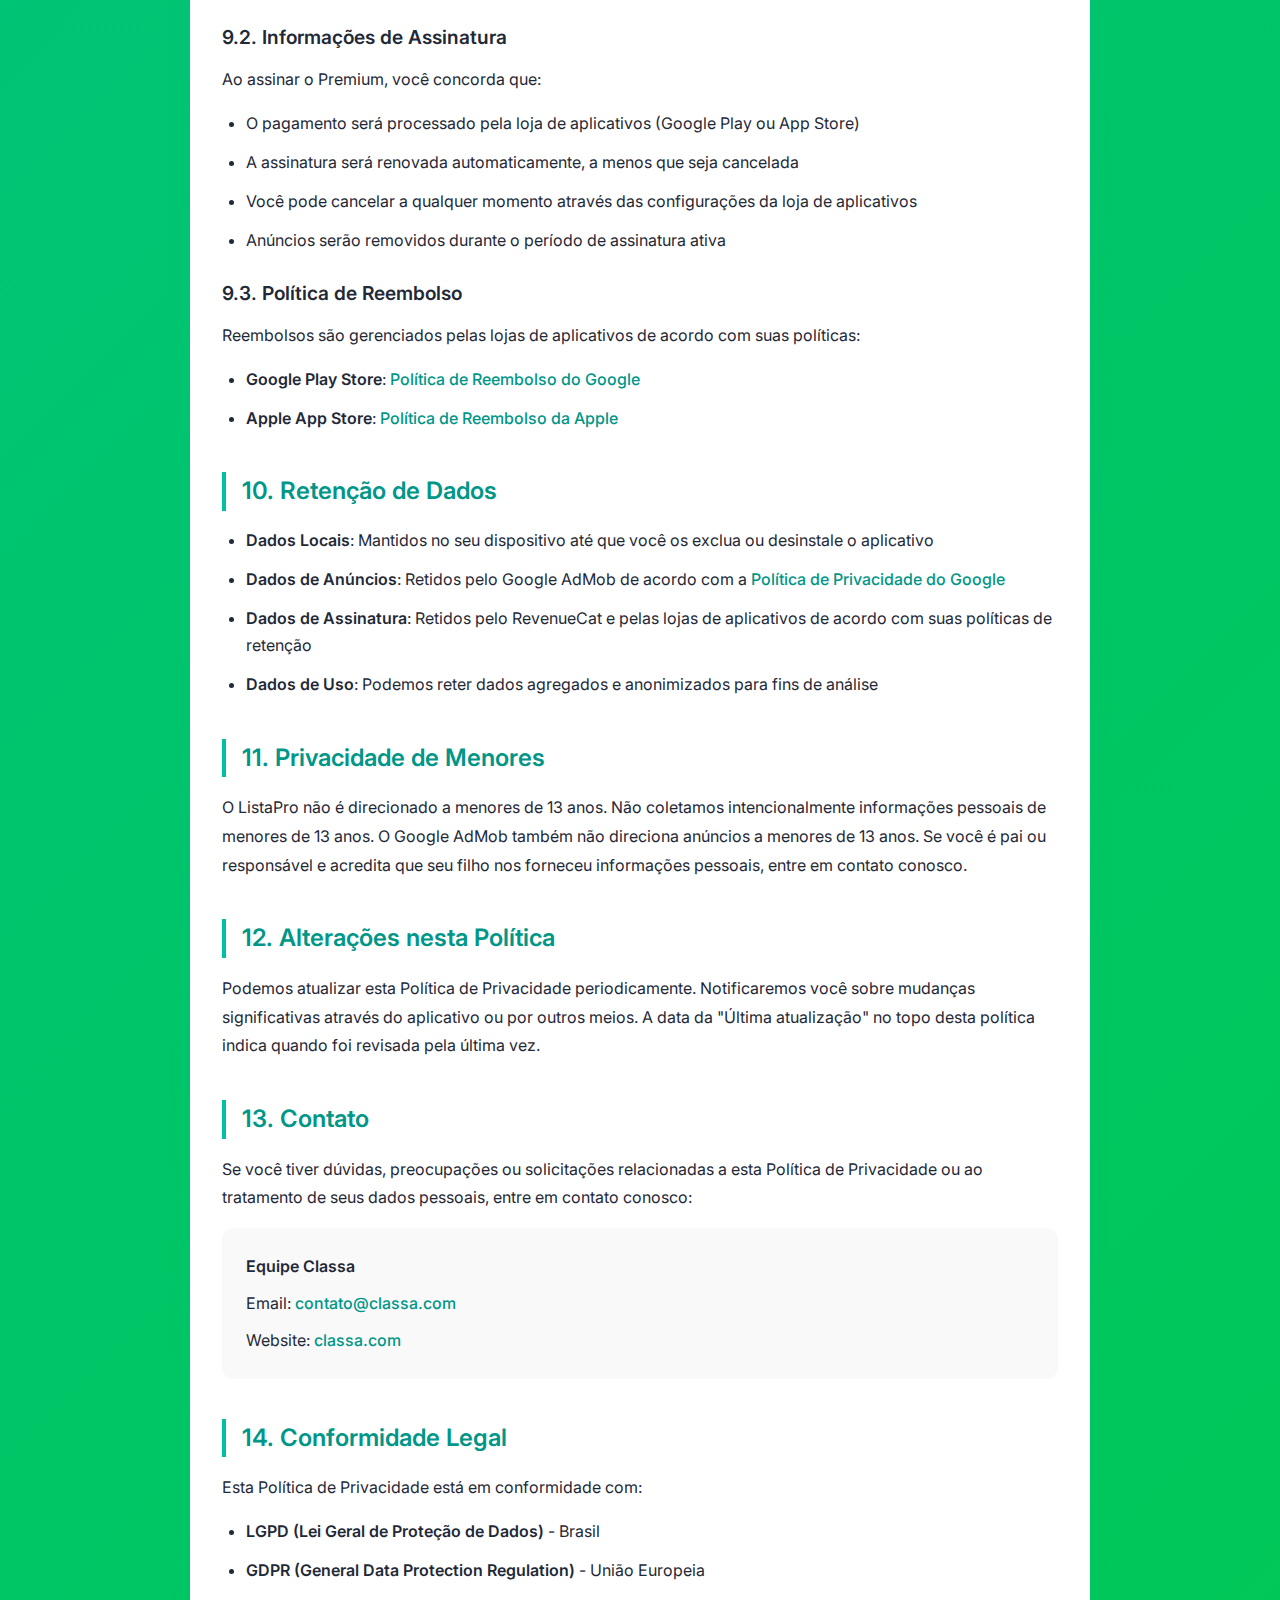
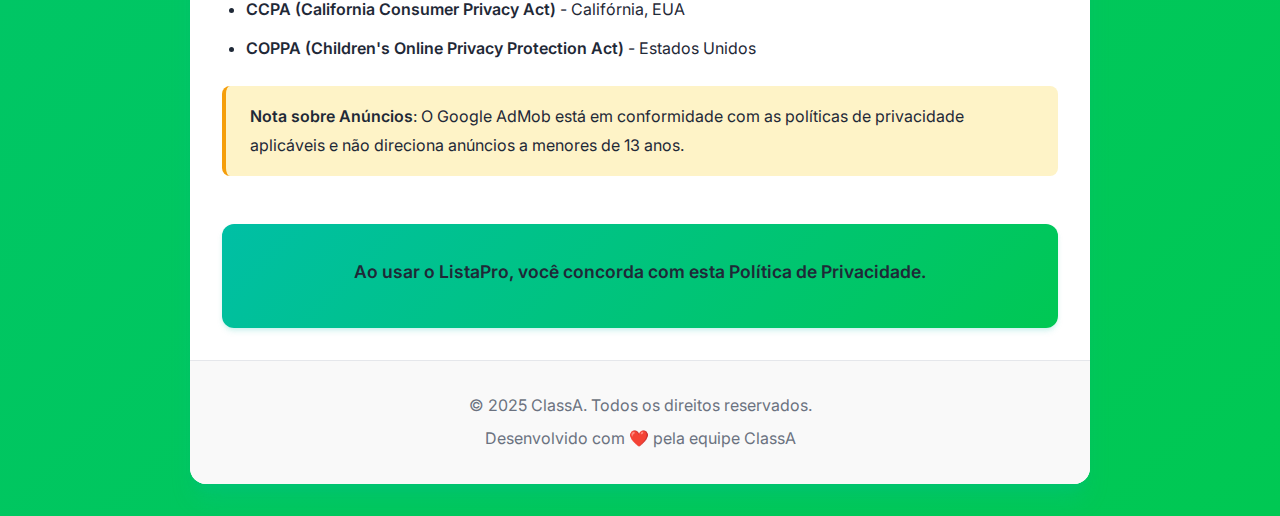
<file: privacy.html>
<!DOCTYPE html>
<html lang="pt-BR">
<head>
    <meta charset="UTF-8">
    <meta name="viewport" content="width=device-width, initial-scale=1.0">
    <meta name="description" content="Política de Privacidade do ListaPro">
    <title>Política de Privacidade - ListaPro</title>
    <link rel="stylesheet" href="styles.css">
    <link rel="preconnect" href="https://fonts.googleapis.com">
    <link rel="preconnect" href="https://fonts.gstatic.com" crossorigin>
    <link href="https://fonts.googleapis.com/css2?family=Inter:wght@300;400;500;600;700&display=swap" rel="stylesheet">
    <script>
        // Redirect to main page with hash
        window.location.replace('index.html#privacy');
    </script>
</head>
<body>
    <p>Redirecionando...</p>
</body>
</html>
</file>
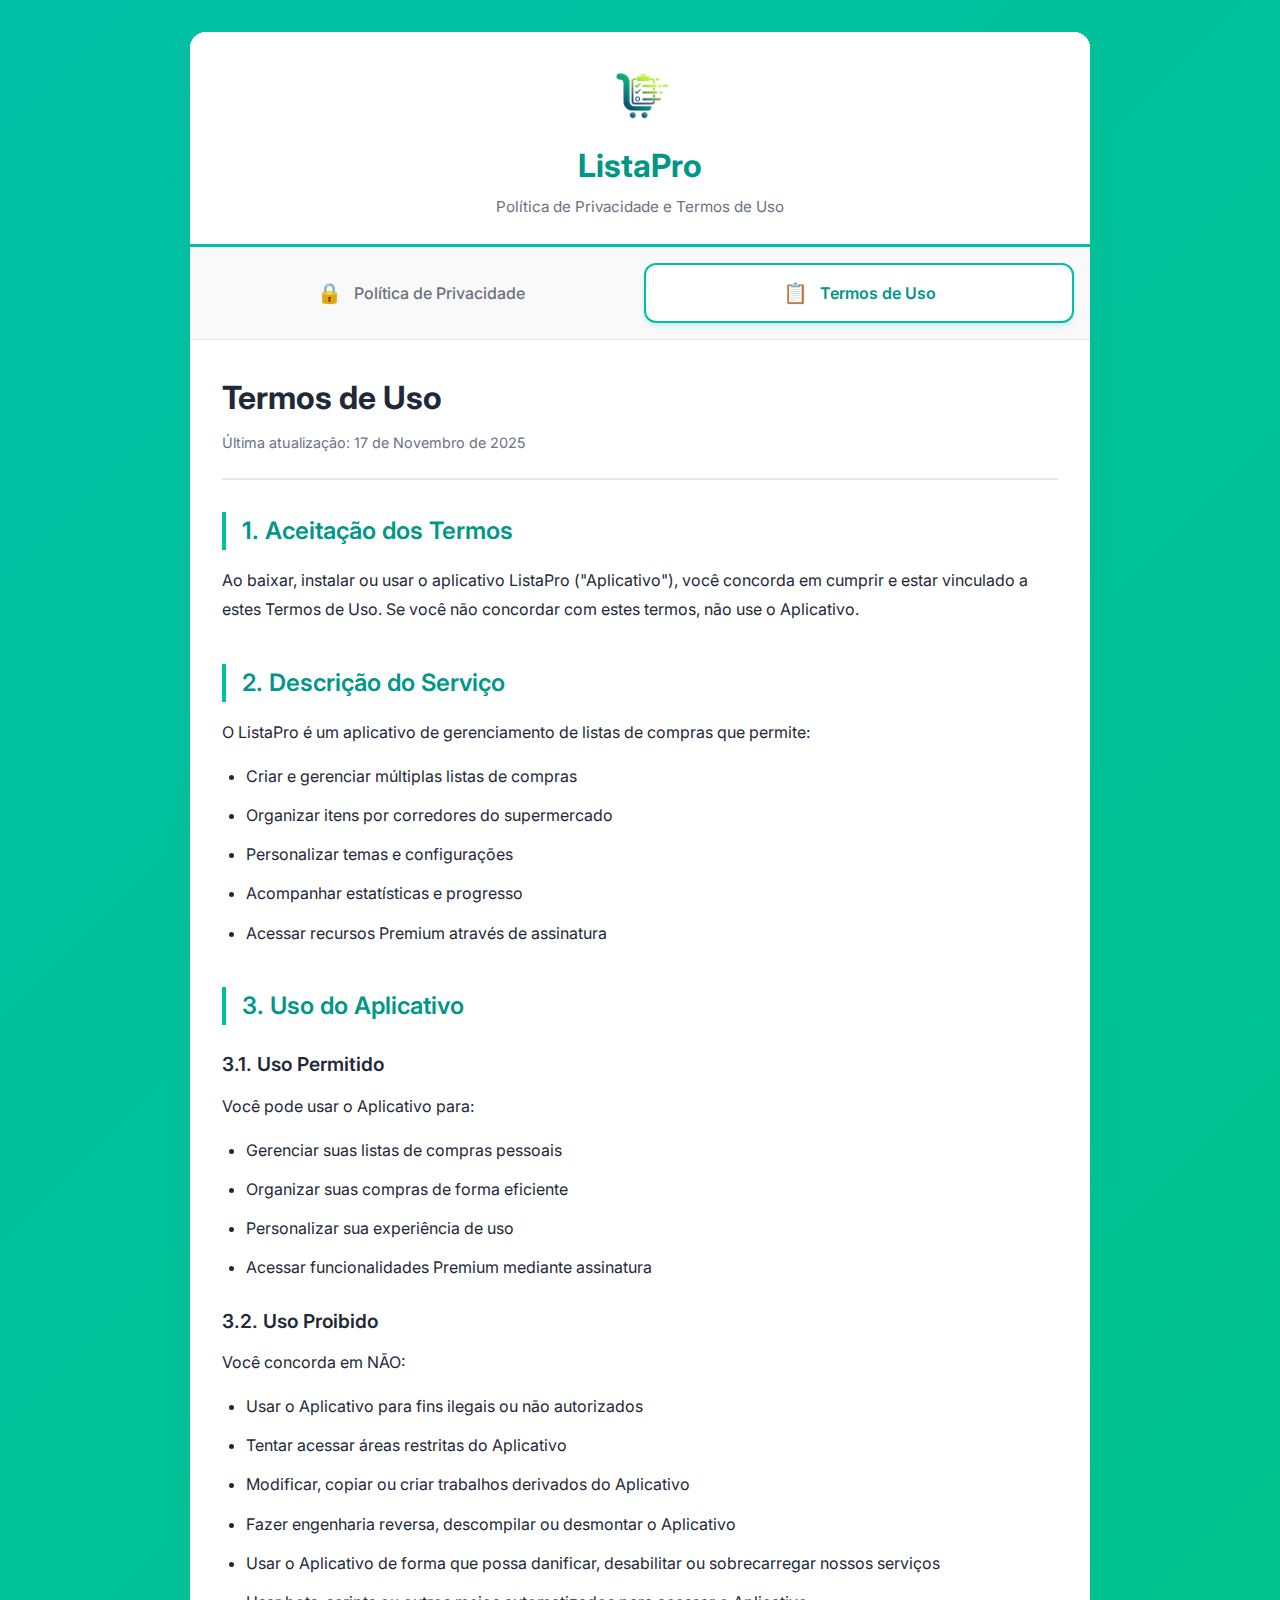
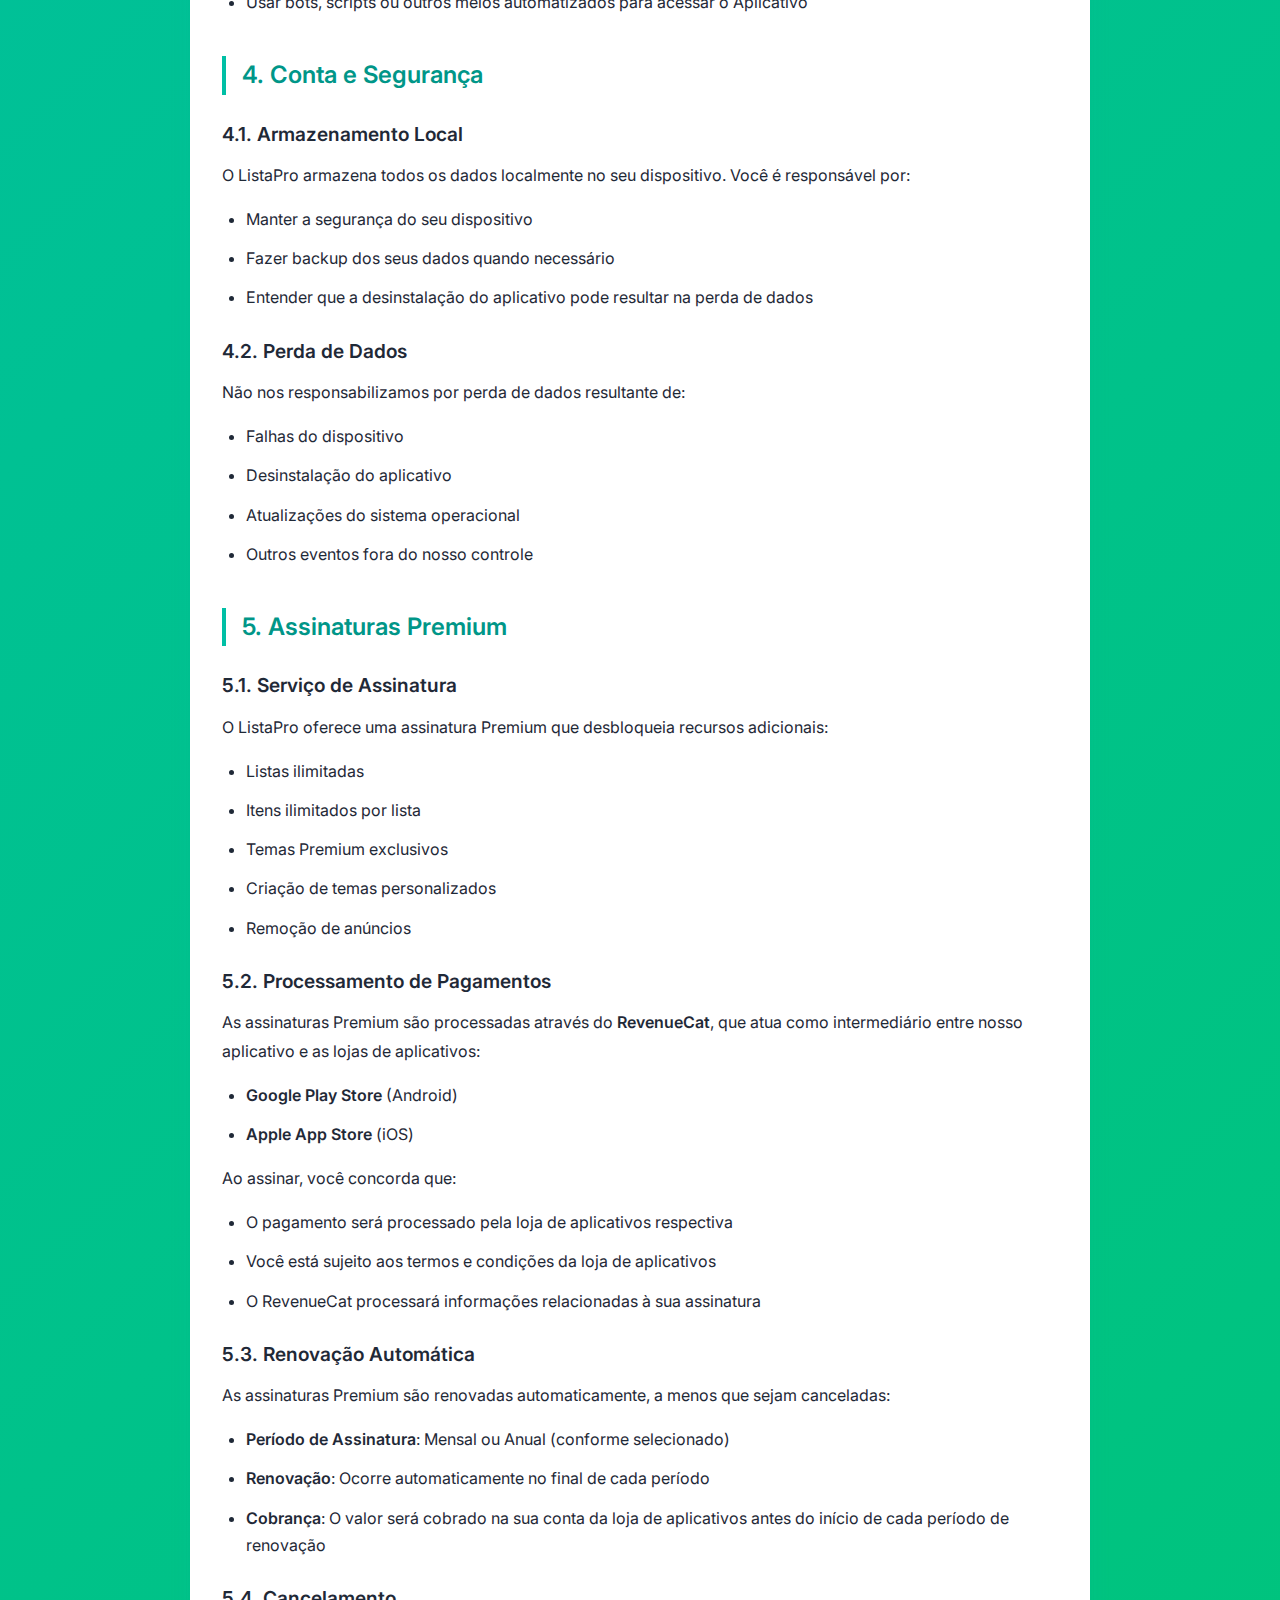
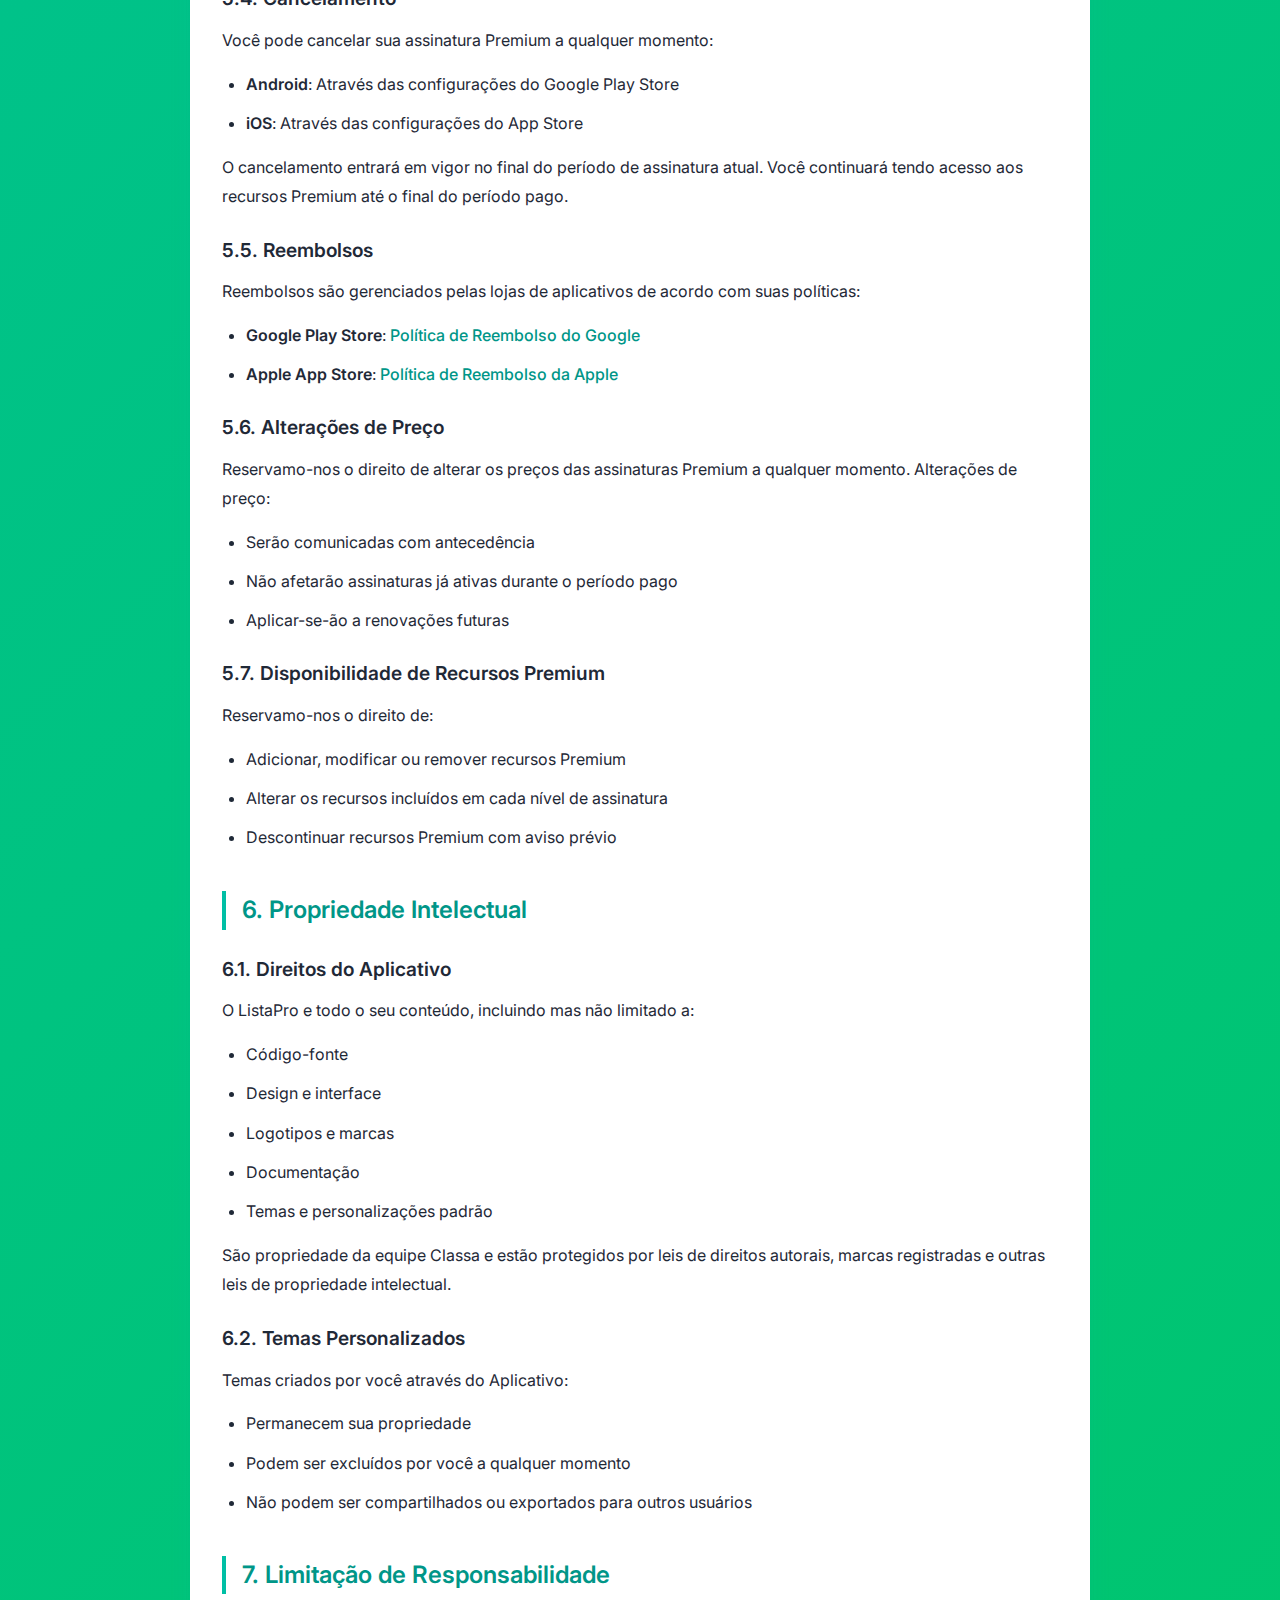
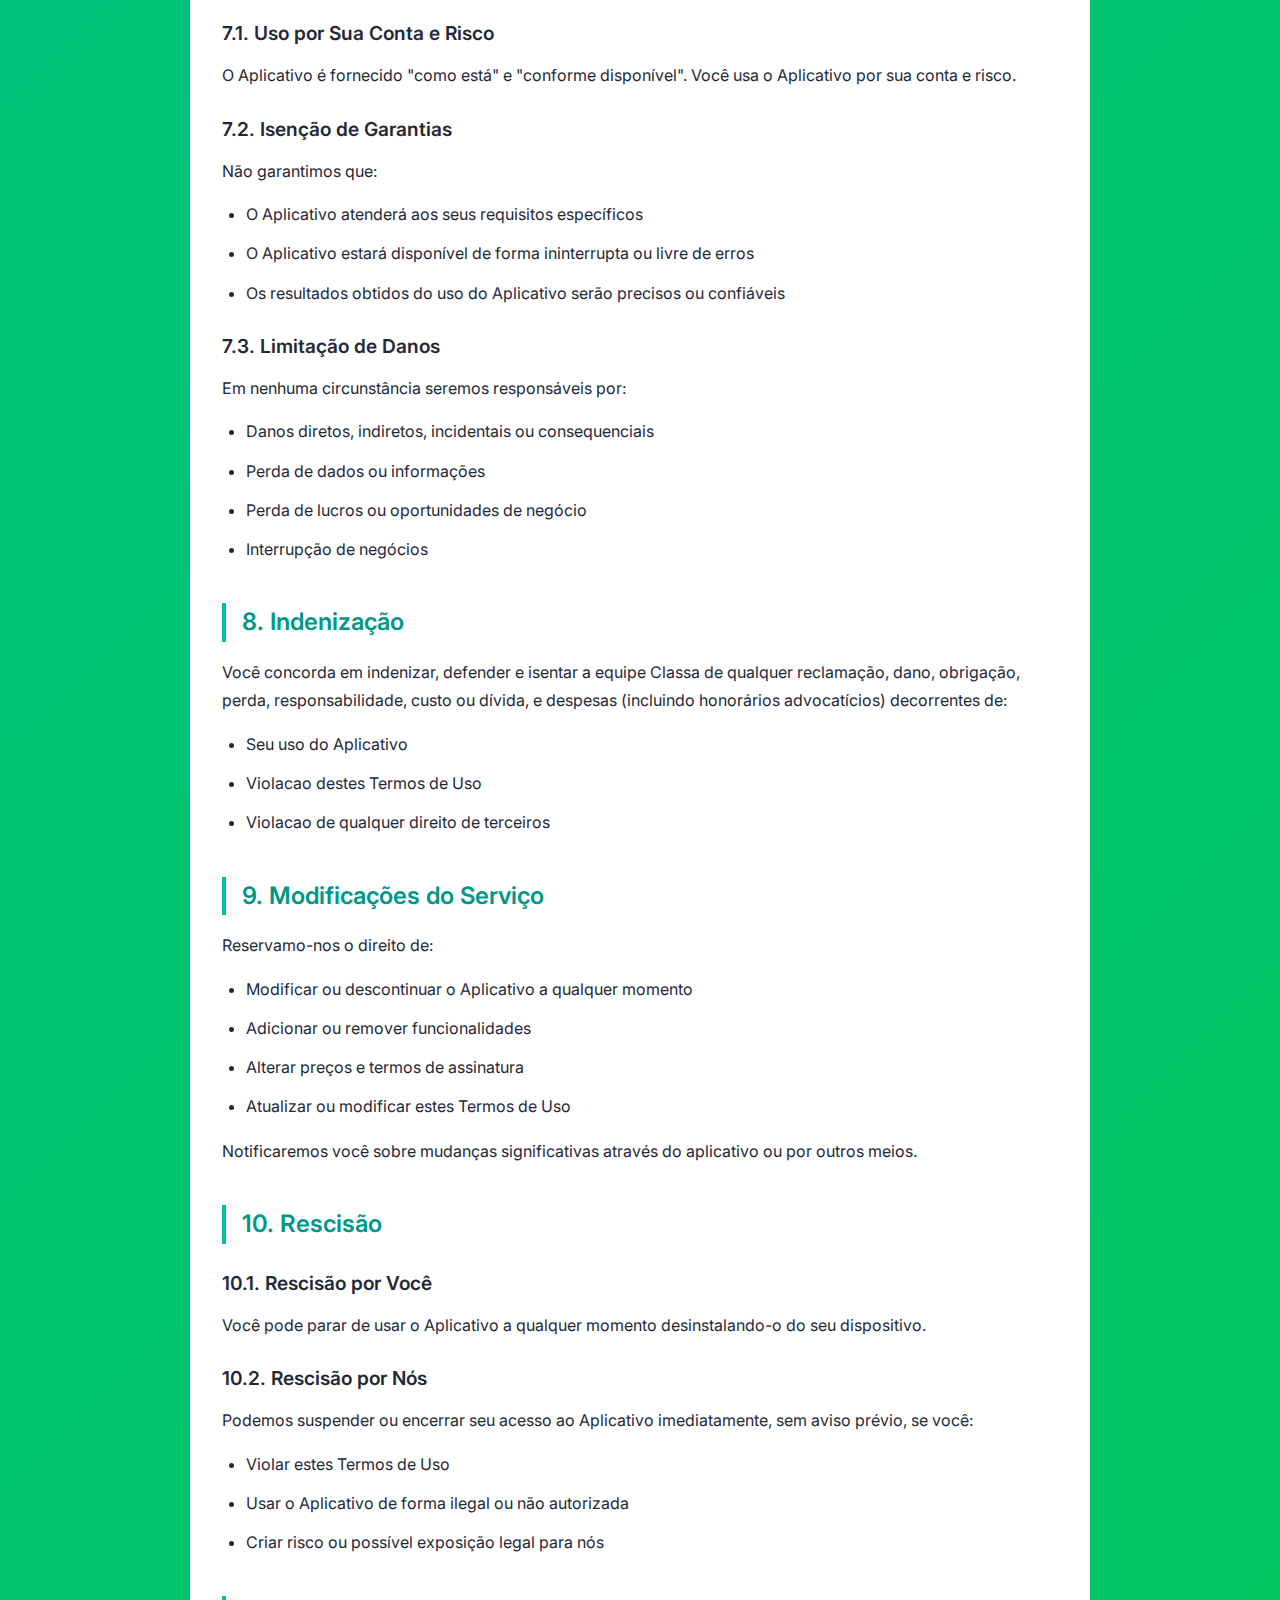
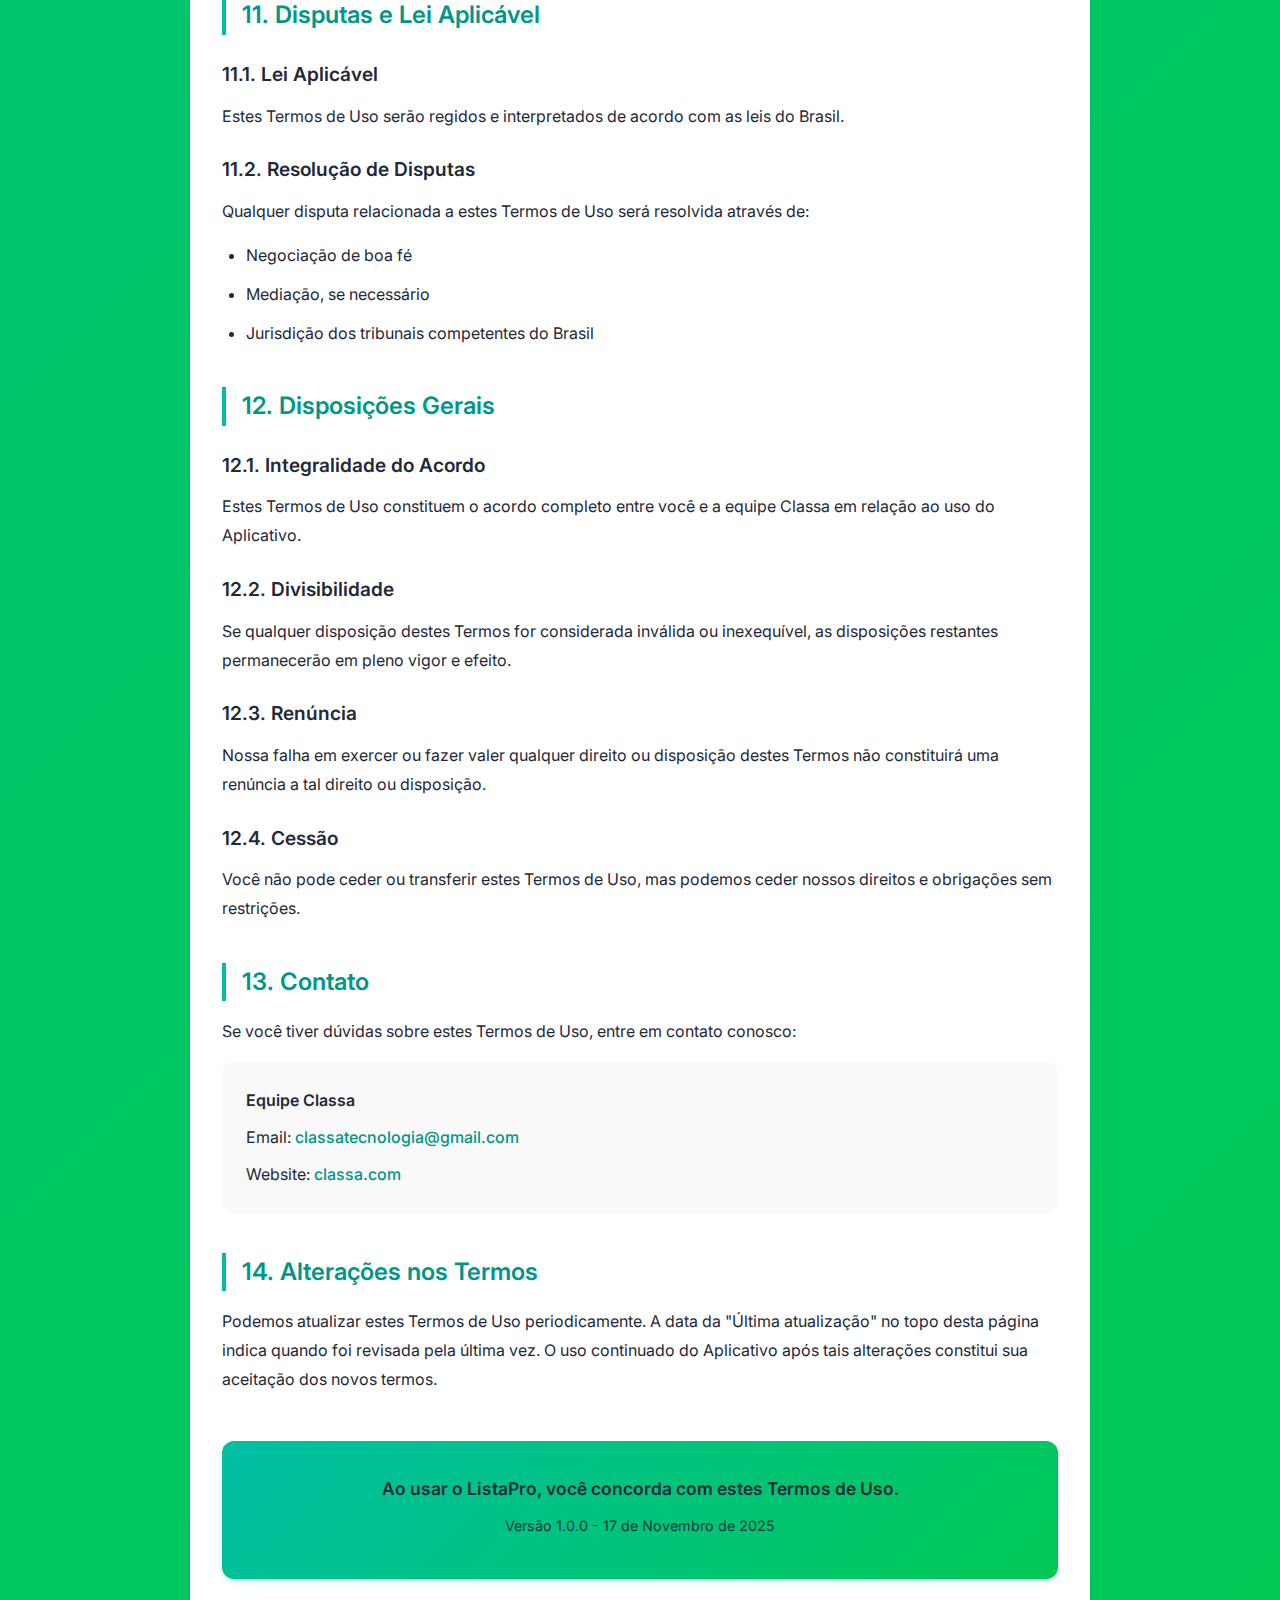
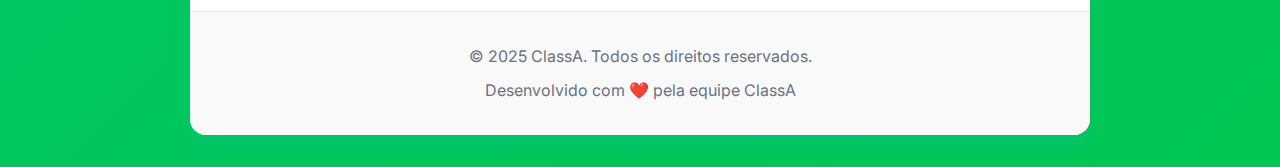
<file: terms.html>
<!DOCTYPE html>
<html lang="pt-BR">
<head>
    <meta charset="UTF-8">
    <meta name="viewport" content="width=device-width, initial-scale=1.0">
    <meta name="description" content="Termos de Uso do ListaPro">
    <title>Termos de Uso - ListaPro</title>
    <link rel="stylesheet" href="styles.css">
    <link rel="preconnect" href="https://fonts.googleapis.com">
    <link rel="preconnect" href="https://fonts.gstatic.com" crossorigin>
    <link href="https://fonts.googleapis.com/css2?family=Inter:wght@300;400;500;600;700&display=swap" rel="stylesheet">
    <script>
        // Redirect to main page with hash
        window.location.replace('index.html#terms');
    </script>
</head>
<body>
    <p>Redirecionando...</p>
</body>
</html>
</file>
<file: styles.css>
:root {
    /* Cores do tema ListaPro */
    --primary-color: #00BFA5; /* Verde principal */
    --primary-dark: #009688; /* Verde petróleo */
    --primary-light: #B2FF59; /* Verde-limão claro */
    --secondary-color: #00C853; /* Verde-limão vibrante */
    --accent-color: #00BFA5;
    --text-primary: #1f2937;
    --text-secondary: #6b7280;
    --text-light: #9ca3af;
    --bg-primary: #ffffff;
    --bg-secondary: #F9F9F9; /* Fundo neutro do app */
    --bg-tertiary: #f3f4f6;
    --border-color: #e5e7eb;
    --shadow-sm: 0 1px 2px 0 rgba(0, 191, 165, 0.1);
    --shadow-md: 0 4px 6px -1px rgba(0, 191, 165, 0.15), 0 2px 4px -1px rgba(0, 191, 165, 0.1);
    --shadow-lg: 0 10px 15px -3px rgba(0, 191, 165, 0.15), 0 4px 6px -2px rgba(0, 191, 165, 0.1);
    --shadow-xl: 0 20px 25px -5px rgba(0, 191, 165, 0.2), 0 10px 10px -5px rgba(0, 191, 165, 0.15);
    --radius-sm: 0.375rem;
    --radius-md: 0.5rem;
    --radius-lg: 0.75rem;
    --radius-xl: 1rem;
}

* {
    margin: 0;
    padding: 0;
    box-sizing: border-box;
}

body {
    font-family: 'Inter', -apple-system, BlinkMacSystemFont, 'Segoe UI', Roboto, Oxygen, Ubuntu, Cantarell, sans-serif;
    line-height: 1.6;
    color: var(--text-primary);
    background: linear-gradient(135deg, var(--primary-color) 0%, var(--secondary-color) 100%);
    min-height: 100vh;
    padding: 2rem 1rem;
}

.container {
    max-width: 900px;
    margin: 0 auto;
    background: var(--bg-primary);
    border-radius: var(--radius-xl);
    box-shadow: var(--shadow-xl);
    overflow: hidden;
}

/* Header */
.header {
    background: var(--bg-primary);
    color: var(--text-primary);
    padding: 2rem 2rem 1.5rem;
    text-align: center;
    border-bottom: 3px solid var(--primary-color);
}

.header-content {
    max-width: 600px;
    margin: 0 auto;
}

.logo-container {
    display: flex;
    justify-content: center;
    align-items: center;
    margin-bottom: 1rem;
}

.app-logo {
    width: 60px;
    height: 60px;
    border-radius: 12px;
    object-fit: contain;
}

.logo-fallback {
    width: 60px;
    height: 60px;
    border-radius: 12px;
    background: var(--primary-light);
    display: flex;
    align-items: center;
    justify-content: center;
}

.logo-icon {
    font-size: 2.5rem;
}

.logo-text {
    margin-top: 0.5rem;
}

.logo-text h1 {
    font-size: 2rem;
    font-weight: 700;
    margin-bottom: 0.25rem;
    color: var(--primary-dark);
}

.header .subtitle {
    font-size: 0.95rem;
    color: var(--text-secondary);
    font-weight: 400;
}

/* Tabs */
.tabs-container {
    background: var(--bg-secondary);
    border-bottom: 1px solid var(--border-color);
}

.tabs {
    display: flex;
    gap: 0.5rem;
    padding: 1rem;
}

.tab-button {
    flex: 1;
    display: flex;
    align-items: center;
    justify-content: center;
    gap: 0.75rem;
    padding: 1rem 1.5rem;
    background: transparent;
    border: 2px solid transparent;
    border-radius: var(--radius-lg);
    cursor: pointer;
    font-size: 1rem;
    font-weight: 500;
    color: var(--text-secondary);
    transition: all 0.3s ease;
    font-family: inherit;
}

.tab-button:hover {
    background: var(--bg-tertiary);
    color: var(--text-primary);
}

.tab-button.active {
    background: var(--bg-primary);
    border-color: var(--primary-color);
    color: var(--primary-dark);
    box-shadow: var(--shadow-md);
    font-weight: 600;
}

.tab-icon {
    font-size: 1.25rem;
}

.tab-text {
    display: none;
}

@media (min-width: 640px) {
    .tab-text {
        display: inline;
    }
}

/* Content */
.content {
    padding: 2rem;
    min-height: 400px;
}

.tab-content {
    display: none;
    animation: fadeIn 0.3s ease-in;
}

.tab-content.active {
    display: block;
}

@keyframes fadeIn {
    from {
        opacity: 0;
        transform: translateY(10px);
    }
    to {
        opacity: 1;
        transform: translateY(0);
    }
}

.content-header {
    margin-bottom: 2rem;
    padding-bottom: 1.5rem;
    border-bottom: 2px solid var(--border-color);
}

.content-header h2 {
    font-size: 2rem;
    font-weight: 700;
    color: var(--text-primary);
    margin-bottom: 0.5rem;
}

.last-updated {
    color: var(--text-secondary);
    font-size: 0.9rem;
}

.content-body {
    color: var(--text-primary);
}

.content-body section {
    margin-bottom: 2.5rem;
}

.content-body h3 {
    font-size: 1.5rem;
    font-weight: 600;
    color: var(--primary-dark);
    margin-bottom: 1rem;
    margin-top: 2rem;
    border-left: 4px solid var(--primary-color);
    padding-left: 1rem;
}

.content-body h3:first-child {
    margin-top: 0;
}

.content-body h4 {
    font-size: 1.2rem;
    font-weight: 600;
    color: var(--text-primary);
    margin-top: 1.5rem;
    margin-bottom: 0.75rem;
}

.content-body p {
    margin-bottom: 1rem;
    line-height: 1.8;
    color: var(--text-primary);
}

.content-body ul {
    margin-left: 1.5rem;
    margin-bottom: 1rem;
    list-style-position: outside;
}

.content-body li {
    margin-bottom: 0.75rem;
    line-height: 1.7;
    color: var(--text-primary);
}

.content-body strong {
    color: var(--text-primary);
    font-weight: 600;
}

.content-body a {
    color: var(--primary-dark);
    text-decoration: none;
    font-weight: 500;
    border-bottom: 2px solid transparent;
    transition: all 0.2s ease;
}

.content-body a:hover {
    border-bottom-color: var(--primary-color);
    color: var(--primary-color);
}

.note {
    background: #fef3c7;
    border-left: 4px solid #f59e0b;
    padding: 1rem 1.5rem;
    border-radius: var(--radius-md);
    margin: 1.5rem 0;
}

.contact-info {
    background: var(--bg-secondary);
    padding: 1.5rem;
    border-radius: var(--radius-lg);
    margin-top: 1rem;
}

.contact-info p {
    margin-bottom: 0.5rem;
}

.contact-info p:last-child {
    margin-bottom: 0;
}

.footer-note {
    background: linear-gradient(135deg, var(--primary-color) 0%, var(--secondary-color) 100%);
    color: white;
    padding: 2rem;
    border-radius: var(--radius-lg);
    margin-top: 3rem;
    text-align: center;
    box-shadow: var(--shadow-md);
}

.footer-note p {
    margin-bottom: 0.5rem;
    font-size: 1.1rem;
}

.footer-note .version {
    font-size: 0.9rem;
    opacity: 0.9;
    margin-top: 0.5rem;
}

/* Footer */
.footer {
    background: var(--bg-secondary);
    padding: 2rem;
    text-align: center;
    color: var(--text-secondary);
    border-top: 1px solid var(--border-color);
}

.footer p {
    margin-bottom: 0.5rem;
}

.footer p:last-child {
    margin-bottom: 0;
}

/* Responsive */
@media (max-width: 768px) {
    body {
        padding: 1rem 0.5rem;
    }

    .header {
        padding: 2rem 1.5rem;
    }

    .header .logo h1 {
        font-size: 2rem;
    }

    .content {
        padding: 1.5rem;
    }

    .content-header h2 {
        font-size: 1.75rem;
    }

    .tabs {
        padding: 0.75rem;
    }

    .tab-button {
        padding: 0.75rem 1rem;
        font-size: 0.9rem;
    }

    .tab-icon {
        font-size: 1.1rem;
    }
}

@media (max-width: 480px) {
    .header .logo h1 {
        font-size: 1.75rem;
    }

    .header .subtitle {
        font-size: 1rem;
    }

    .content-header h2 {
        font-size: 1.5rem;
    }

    .content-body h3 {
        font-size: 1.25rem;
    }

    .content-body h4 {
        font-size: 1.1rem;
    }
}

/* Scrollbar */
::-webkit-scrollbar {
    width: 10px;
}

::-webkit-scrollbar-track {
    background: var(--bg-secondary);
}

::-webkit-scrollbar-thumb {
    background: var(--primary-color);
    border-radius: 5px;
}

::-webkit-scrollbar-thumb:hover {
    background: var(--primary-dark);
}
</file>
